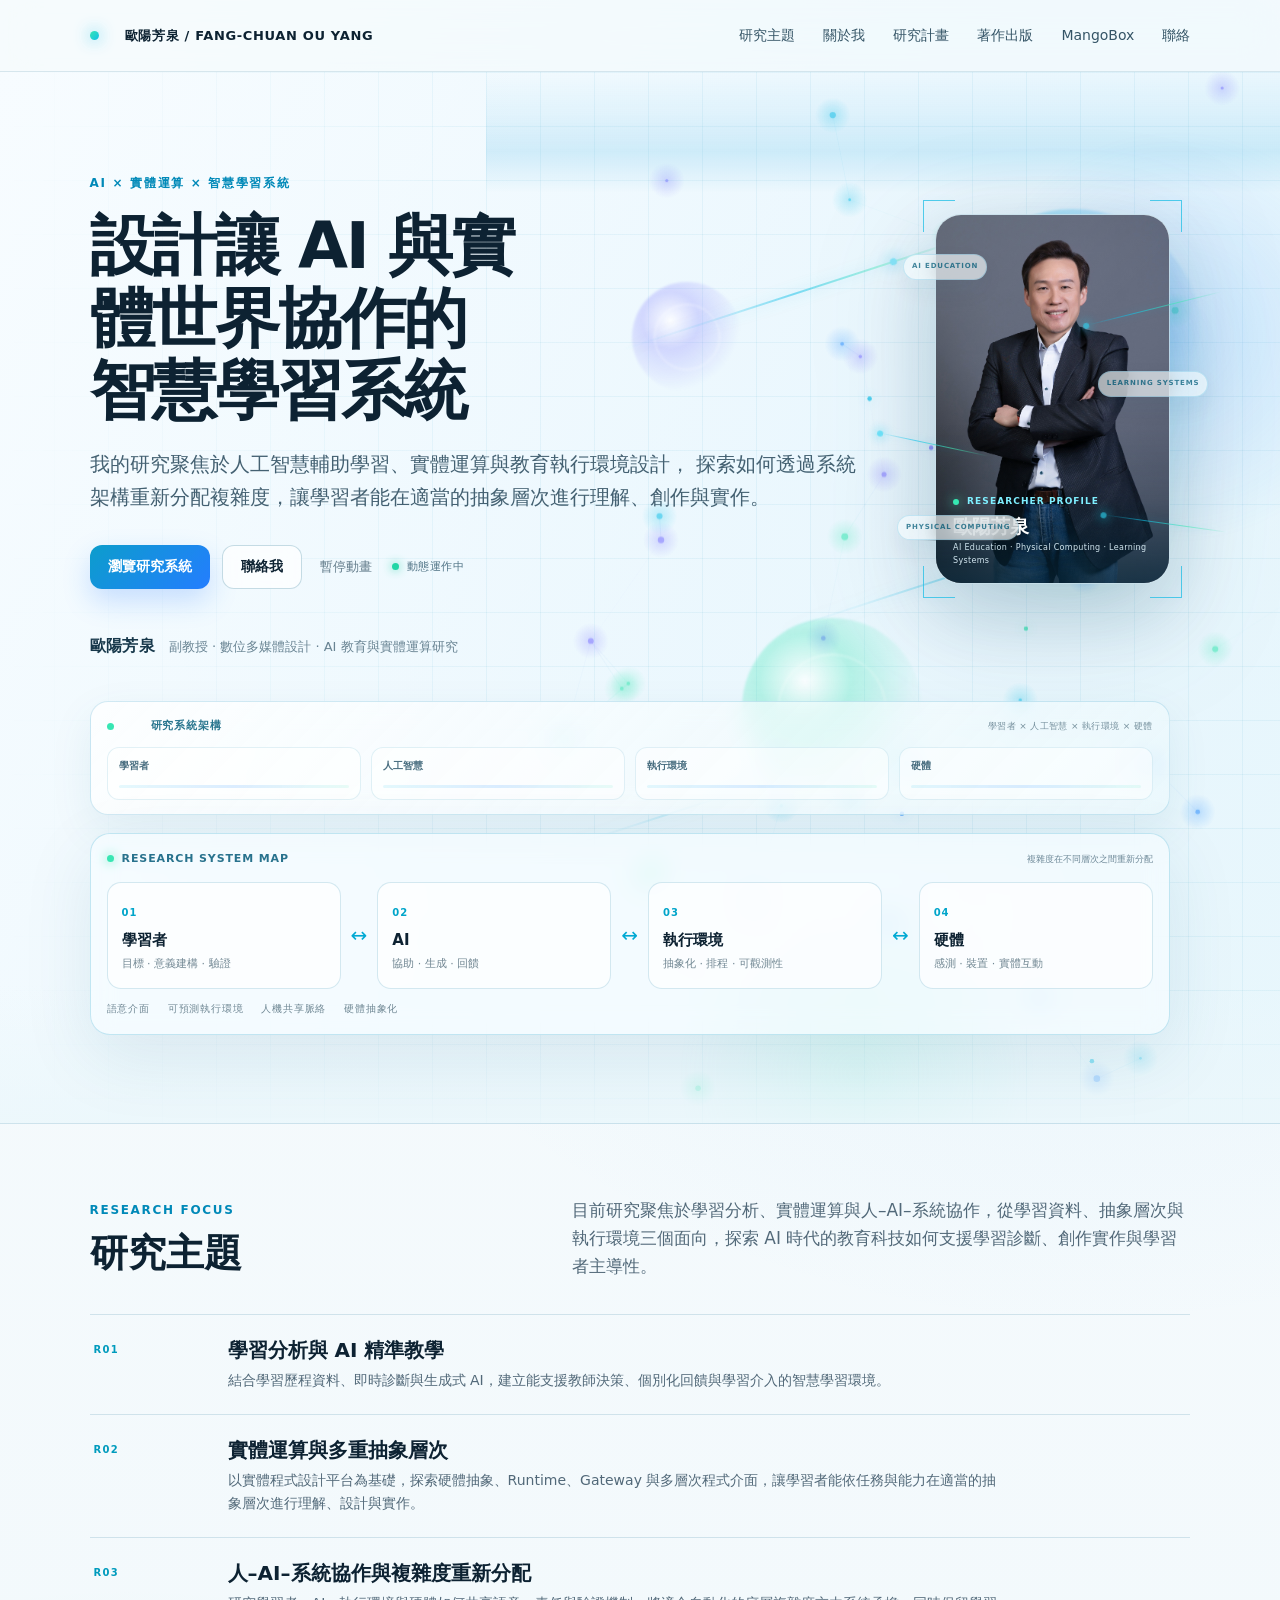
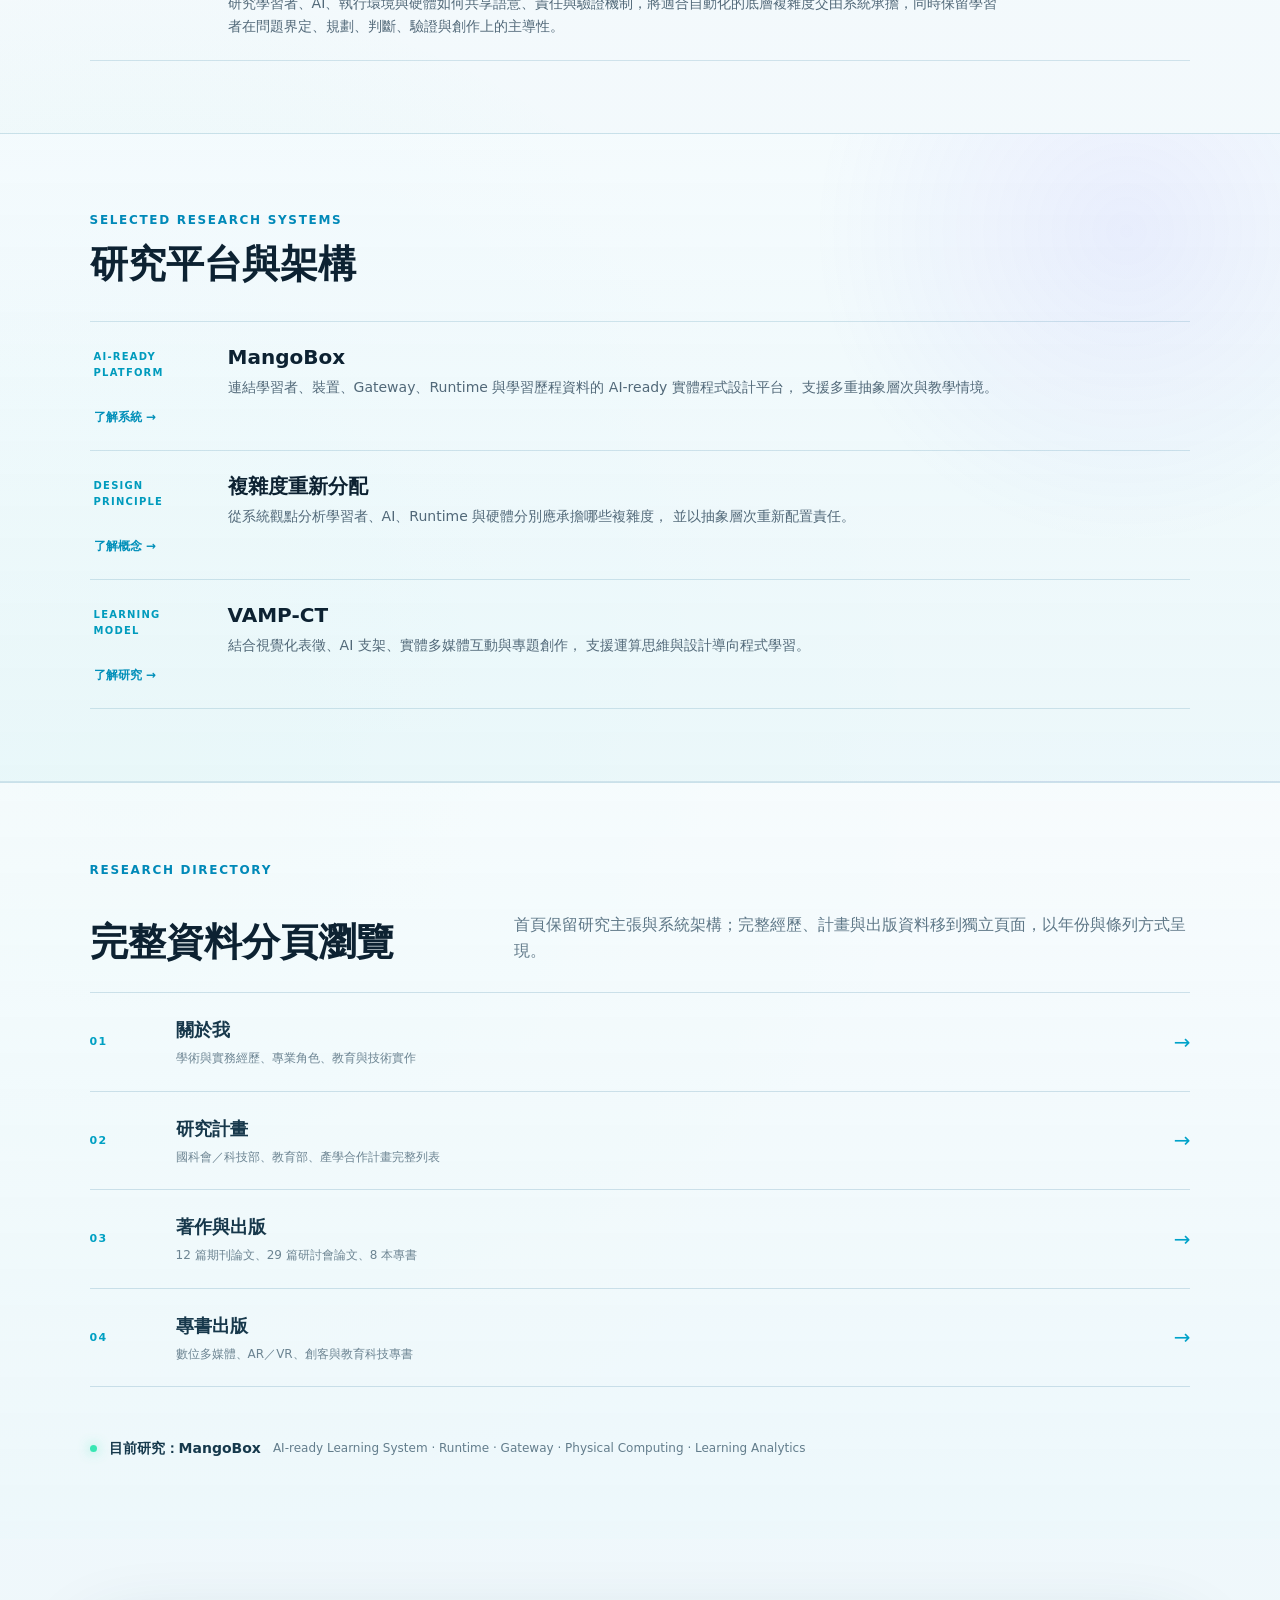
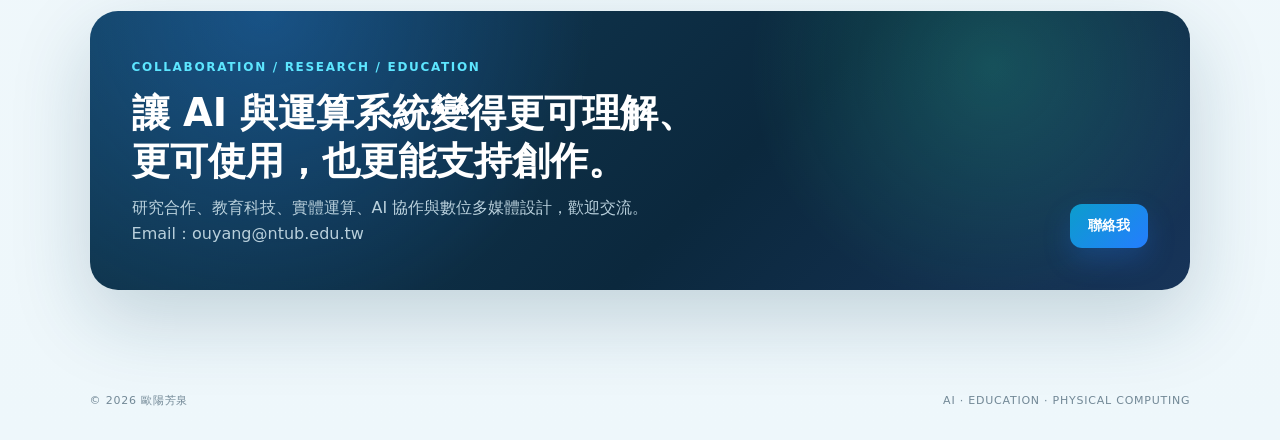
<file: index.html>
<!doctype html>
<html lang="zh-Hant">
<head>
  <meta charset="utf-8">
  <meta name="viewport" content="width=device-width, initial-scale=1">
  <meta name="description" content="歐陽芳泉｜AI 教育、實體運算、智慧學習系統與數位多媒體設計研究">
  <title>歐陽芳泉｜研究與系統設計</title>
  <link rel="stylesheet" href="styles.css">
  <link rel="stylesheet" href="styles-v1-1.css">
  <link rel="stylesheet" href="styles-v1-2.css">
  <link rel="stylesheet" href="styles-v1-3.css">
  <link rel="stylesheet" href="styles-v1-4.css">
  <link rel="stylesheet" href="styles-v1-5.css">
</head>
<body>
  <header class="site-header">
    <a class="brand" href="#top" aria-label="回到首頁">
      <span class="brand-dot"></span>
      <span>歐陽芳泉 / RESEARCH SYSTEMS</span>
    </a>
    <nav aria-label="主要導覽">
      <a href="#research">研究主題</a>
      <a href="#systems">系統與平台</a>
      <a href="https://circleoyang.github.io/MangoBox-Platform/">MangoBox</a>
      <a href="#contact">聯絡</a>
    </nav>
  </header>

  <main id="top">
    <section class="hero">
      <canvas id="networkCanvas" aria-hidden="true"></canvas>
      <div class="hero-grid" aria-hidden="true"></div>

      <div class="motion-field" aria-hidden="true">
        <span class="orb orb-1"></span>
        <span class="orb orb-2"></span>
        <span class="orb orb-3"></span>
        <span class="data-streak streak-1"></span>
        <span class="data-streak streak-2"></span>
        <span class="data-streak streak-3"></span>
        <span class="scan-line"></span>
      </div>

      <div class="hero-glow hero-glow-a" aria-hidden="true"></div>
      <div class="hero-glow hero-glow-b" aria-hidden="true"></div>

      <div class="hero-content">
        <div class="hero-main">
          <div class="hero-copy">
            <div class="eyebrow">AI × 實體運算 × 智慧學習系統</div>
            <h1>設計讓 AI 與實體世界協作的<br>智慧學習系統</h1>
            <p class="hero-lead">
              我的研究聚焦於人工智慧輔助學習、實體運算與教育執行環境設計，
              探索如何透過系統架構重新分配複雜度，讓學習者能在適當的抽象層次進行理解、創作與實作。
            </p>

            <div class="hero-actions">
              <a class="btn btn-primary" href="#systems">瀏覽研究系統</a>
              <a class="btn btn-secondary" href="#contact">聯絡我</a>
              <button class="motion-toggle" id="motionToggle" type="button" aria-pressed="false">暫停動畫</button>
              <span class="motion-demo-indicator" id="motionIndicator">動態運作中</span>
            </div>

            <div class="identity-line">
              <strong>歐陽芳泉</strong>
              <span>副教授 · 數位多媒體設計 · AI 教育與實體運算研究</span>
            </div>
          </div>

          <aside class="portrait-stage" aria-label="歐陽芳泉個人照片">
            <div class="portrait-tech-frame">
              <span class="corner corner-tl"></span>
              <span class="corner corner-tr"></span>
              <span class="corner corner-bl"></span>
              <span class="corner corner-br"></span>

              <div class="portrait-glow" aria-hidden="true"></div>

              <figure class="portrait-card">
                <img src="ouyang.jpeg" alt="歐陽芳泉個人照片">
                <figcaption>
                  <span class="portrait-status"><i></i> RESEARCHER PROFILE</span>
                  <strong>歐陽芳泉</strong>
                  <small>AI Education · Physical Computing · Learning Systems</small>
                </figcaption>
              </figure>

              <span class="tech-chip chip-a">AI EDUCATION</span>
              <span class="tech-chip chip-b">RUNTIME</span>
              <span class="tech-chip chip-c">PHYSICAL COMPUTING</span>

              <div class="portrait-data-line line-a" aria-hidden="true"></div>
              <div class="portrait-data-line line-b" aria-hidden="true"></div>
              <div class="portrait-data-line line-c" aria-hidden="true"></div>
            </div>
          </aside>
        </div>

        <div class="live-stack reveal" aria-label="即時研究系統視覺化">
          <div class="live-stack-head">
            <span><i class="status-pulse"></i> LIVE RESEARCH STACK</span>
            <small>AI / Runtime / Hardware</small>
          </div>
          <div class="live-stack-body">
            <div class="signal-rail">
              <span class="rail-label">LEARNER</span>
              <div class="rail-track"><i></i><i></i><i></i></div>
            </div>
            <div class="signal-rail">
              <span class="rail-label">AI</span>
              <div class="rail-track"><i></i><i></i><i></i></div>
            </div>
            <div class="signal-rail">
              <span class="rail-label">RUNTIME</span>
              <div class="rail-track"><i></i><i></i><i></i></div>
            </div>
            <div class="signal-rail">
              <span class="rail-label">HARDWARE</span>
              <div class="rail-track"><i></i><i></i><i></i></div>
            </div>
          </div>
        </div>

        <div class="system-map reveal" aria-label="研究系統關係圖">
          <div class="map-head">
            <span><i></i> RESEARCH SYSTEM MAP</span>
            <small>複雜度在不同層次之間重新分配</small>
          </div>

          <div class="map-flow">
            <article class="map-node">
              <span class="node-index">01</span>
              <strong>學習者</strong>
              <small>目標 · 意義建構 · 驗證</small>
            </article>
            <span class="flow-arrow">↔</span>
            <article class="map-node">
              <span class="node-index">02</span>
              <strong>AI</strong>
              <small>協助 · 生成 · 回饋</small>
            </article>
            <span class="flow-arrow">↔</span>
            <article class="map-node">
              <span class="node-index">03</span>
              <strong>執行環境</strong>
              <small>抽象化 · 排程 · 可觀測性</small>
            </article>
            <span class="flow-arrow">↔</span>
            <article class="map-node">
              <span class="node-index">04</span>
              <strong>硬體</strong>
              <small>感測 · 裝置 · 實體互動</small>
            </article>
          </div>

          <div class="map-tags">
            <span>語意介面</span>
            <span>可預測執行環境</span>
            <span>人機共享脈絡</span>
            <span>硬體抽象化</span>
          </div>
        </div>
      </div></div>
    </section>

    <section class="section research" id="research">
      <div class="section-heading split reveal">
        <div>
          <span class="section-kicker">RESEARCH FOCUS</span>
          <h2>研究主題</h2>
        </div>
        <p>
          我關注學習者、AI、執行環境與硬體之間如何分工，
          以及系統如何承擔不必要的技術複雜度，同時保留學習者對系統行為的理解與控制。
        </p>
      </div>

      <div class="card-grid">
        <article class="info-card reveal">
          <span class="card-code">R01</span>
          <h3>AI-ready 智慧學習系統</h3>
          <p>從穩定的高層語意介面、學習歷程資料到 AI 協作，設計可支援教與學的教育執行環境。</p>
        </article>
        <article class="info-card reveal">
          <span class="card-code">R02</span>
          <h3>實體運算與 Runtime</h3>
          <p>透過硬體抽象、排程、裝置協同與 Gateway 架構，讓複雜互動系統維持可預測與可觀測。</p>
        </article>
        <article class="info-card reveal">
          <span class="card-code">R03</span>
          <h3>人–AI 協作</h3>
          <p>研究學習者、AI 與系統如何共享語意與責任，使 AI 的協助能被理解、驗證與合理使用。</p>
        </article>
      </div>
    </section>

    <section class="section systems" id="systems">
      <div class="section-heading reveal">
        <span class="section-kicker">SELECTED RESEARCH SYSTEMS</span>
        <h2>研究平台與架構</h2>
      </div>

      <div class="project-grid">
        <article class="project-card reveal">
          <span class="project-type">AI-READY PLATFORM</span>
          <h3>MangoBox</h3>
          <p>
            連結學習者、裝置、Gateway、Runtime 與學習歷程資料的 AI-ready 實體程式設計平台，
            支援多重抽象層次與教學情境。
          </p>
          <a href="#contact">了解系統 →</a>
        </article>

        <article class="project-card reveal">
          <span class="project-type">DESIGN PRINCIPLE</span>
          <h3>複雜度重新分配</h3>
          <p>
            從系統觀點分析學習者、AI、Runtime 與硬體分別應承擔哪些複雜度，
            並以抽象層次重新配置責任。
          </p>
          <a href="#contact">了解概念 →</a>
        </article>

        <article class="project-card reveal">
          <span class="project-type">LEARNING MODEL</span>
          <h3>VAMP-CT</h3>
          <p>
            結合視覺化表徵、AI 支架、實體多媒體互動與專題創作，
            支援運算思維與設計導向程式學習。
          </p>
          <a href="#contact">了解研究 →</a>
        </article>
      </div>
    </section>

    <section class="section contact" id="contact">
      <div class="contact-panel reveal">
        <div>
          <span class="section-kicker">COLLABORATION / RESEARCH / EDUCATION</span>
          <h2>讓 AI 與運算系統變得更可理解、<br>更可使用，也更能支持創作。</h2>
          <p>研究合作、教育科技、實體運算、AI 協作與數位多媒體設計，歡迎交流。<br>Email：<a href="mailto:ouyang@ntub.edu.tw">ouyang@ntub.edu.tw</a></p>
        </div>
        <a class="btn btn-primary" href="mailto:ouyang@ntub.edu.tw">聯絡我</a>
      </div>
    </section>
  </main>

  <footer>
    <span>© 2026 歐陽芳泉</span>
    <span>AI · EDUCATION · PHYSICAL COMPUTING</span>
  </footer>

  <script src="app.js"></script>
</body>
</html>
</file>
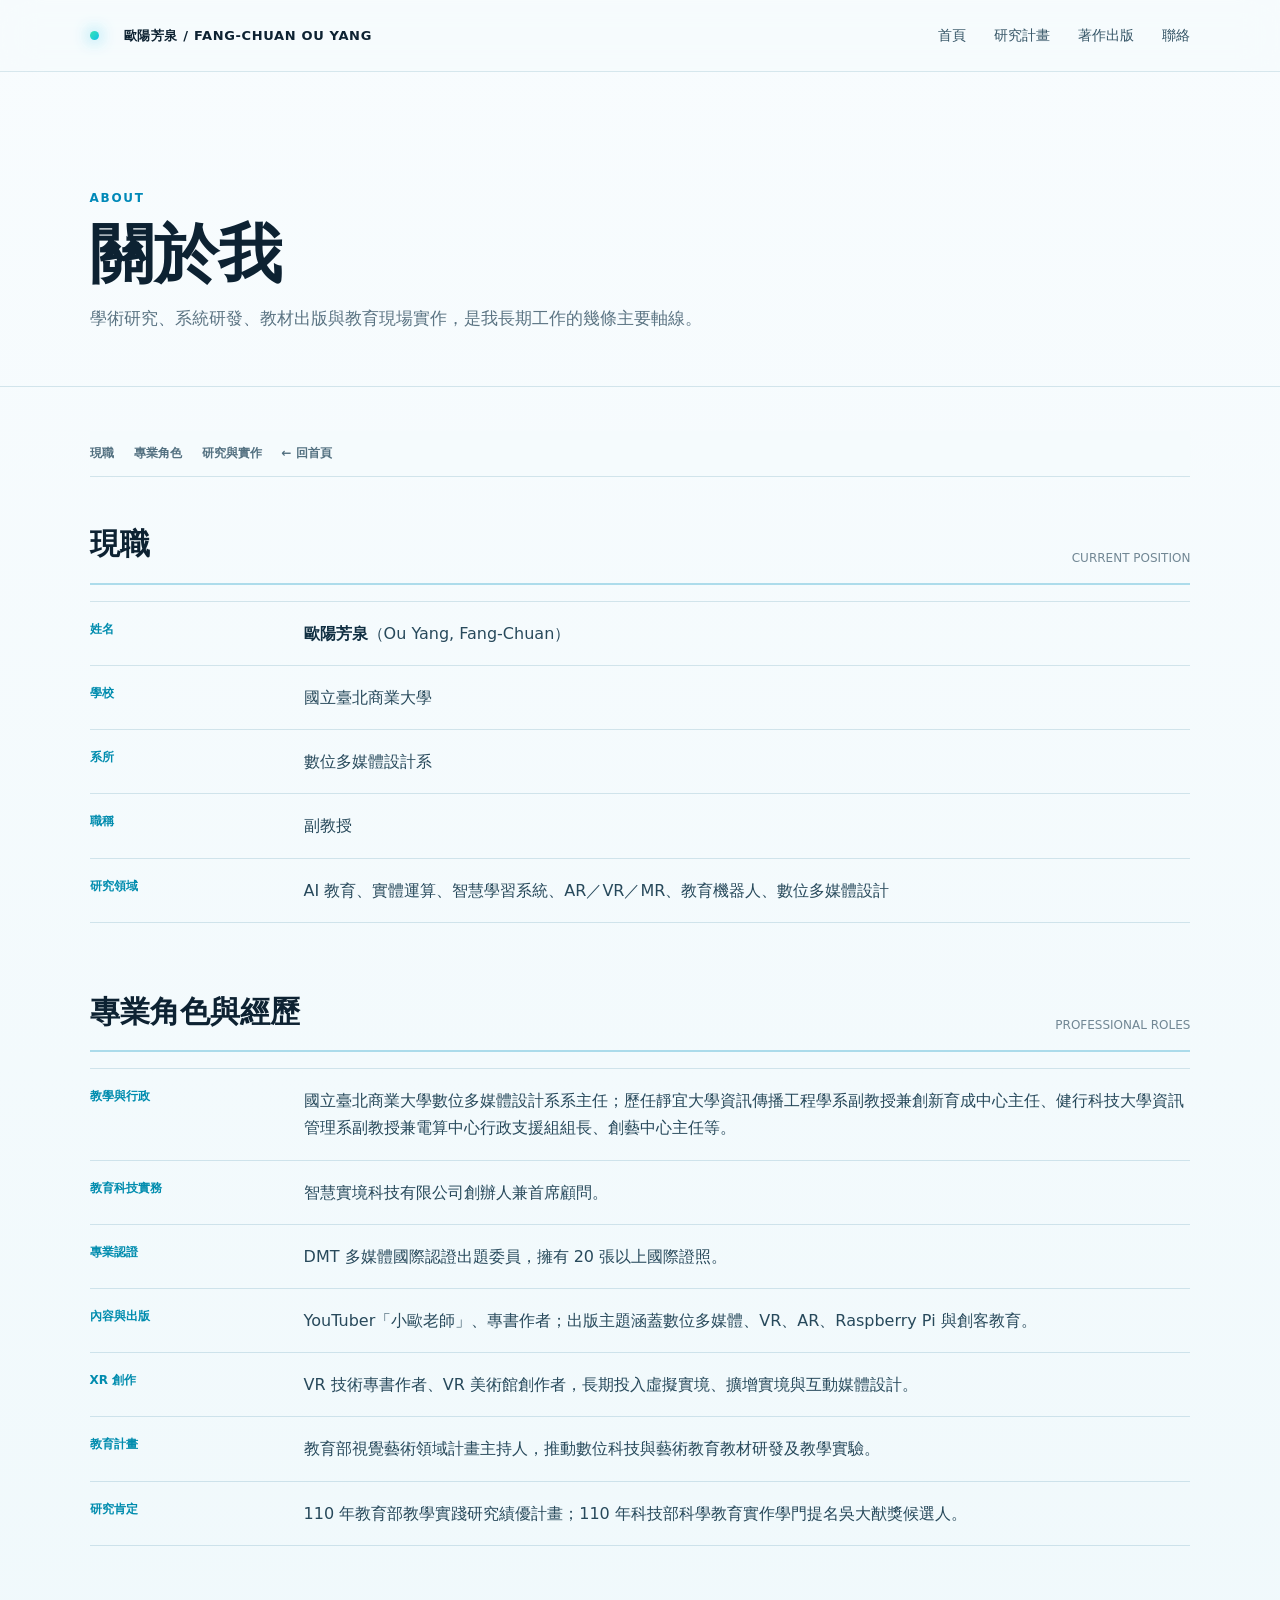
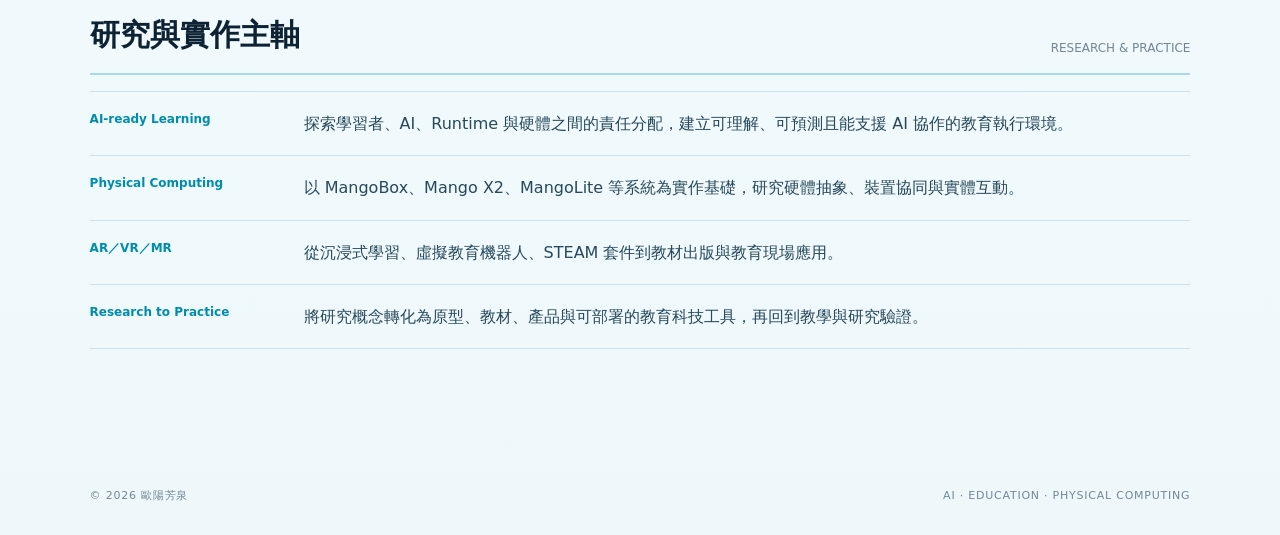
<file: about.html>
<!doctype html>
<html lang="zh-Hant">
<head>
  <meta charset="utf-8">
  <meta name="viewport" content="width=device-width, initial-scale=1">
  <meta name="description" content="歐陽芳泉｜學術、研究、教育科技與數位多媒體實務經歷">
  <title>關於我｜歐陽芳泉</title>
  <link rel="stylesheet" href="styles.css">
  <link rel="stylesheet" href="styles-v2.css">
</head>
<body class="content-page">
  <header class="site-header">
    <a class="brand" href="index.html"><span class="brand-dot"></span><span>歐陽芳泉 / RESEARCH SYSTEMS</span></a>
    <nav><a href="index.html">首頁</a><a href="projects.html">研究計畫</a><a href="publications.html">著作出版</a><a href="index.html#contact">聯絡</a></nav>
  </header>

  <section class="page-hero">
    <div class="page-inner">
      <span class="section-kicker">ABOUT</span>
      <h1>關於我</h1>
      <p>學術研究、系統研發、教材出版與教育現場實作，是我長期工作的幾條主要軸線。</p>
    </div>
  </section>

  <main class="page-main">
    <div class="page-inner">
      <nav class="page-nav"><a href="#current">現職</a><a href="#roles">專業角色</a><a href="#focus">研究與實作</a><a href="index.html">← 回首頁</a></nav>

      <section class="list-group" id="current">
        <div class="list-group-head"><h2>現職</h2><span>CURRENT POSITION</span></div>
        <dl class="profile-list">
          <div class="profile-row"><dt>姓名</dt><dd><strong>歐陽芳泉</strong>（Ou Yang, Fang-Chuan）</dd></div>
          <div class="profile-row"><dt>學校</dt><dd>國立臺北商業大學</dd></div>
          <div class="profile-row"><dt>系所</dt><dd>數位多媒體設計系</dd></div>
          <div class="profile-row"><dt>職稱</dt><dd>副教授</dd></div>
          <div class="profile-row"><dt>研究領域</dt><dd>AI 教育、實體運算、智慧學習系統、AR／VR／MR、教育機器人、數位多媒體設計</dd></div>
        </dl>
      </section>

      <section class="list-group" id="roles">
        <div class="list-group-head"><h2>專業角色與經歷</h2><span>PROFESSIONAL ROLES</span></div>
        <dl class="profile-list">
          <div class="profile-row"><dt>教學與行政</dt><dd>國立臺北商業大學數位多媒體設計系系主任；歷任靜宜大學資訊傳播工程學系副教授兼創新育成中心主任、健行科技大學資訊管理系副教授兼電算中心行政支援組組長、創藝中心主任等。</dd></div>
          <div class="profile-row"><dt>教育科技實務</dt><dd>智慧實境科技有限公司創辦人兼首席顧問。</dd></div>
          <div class="profile-row"><dt>專業認證</dt><dd>DMT 多媒體國際認證出題委員，擁有 20 張以上國際證照。</dd></div>
          <div class="profile-row"><dt>內容與出版</dt><dd>YouTuber「小歐老師」、專書作者；出版主題涵蓋數位多媒體、VR、AR、Raspberry Pi 與創客教育。</dd></div>
          <div class="profile-row"><dt>XR 創作</dt><dd>VR 技術專書作者、VR 美術館創作者，長期投入虛擬實境、擴增實境與互動媒體設計。</dd></div>
          <div class="profile-row"><dt>教育計畫</dt><dd>教育部視覺藝術領域計畫主持人，推動數位科技與藝術教育教材研發及教學實驗。</dd></div>
          <div class="profile-row"><dt>研究肯定</dt><dd>110 年教育部教學實踐研究績優計畫；110 年科技部科學教育實作學門提名吳大猷獎候選人。</dd></div>
        </dl>
      </section>

      <section class="list-group" id="focus">
        <div class="list-group-head"><h2>研究與實作主軸</h2><span>RESEARCH & PRACTICE</span></div>
        <dl class="profile-list">
          <div class="profile-row"><dt>AI-ready Learning</dt><dd>探索學習者、AI、Runtime 與硬體之間的責任分配，建立可理解、可預測且能支援 AI 協作的教育執行環境。</dd></div>
          <div class="profile-row"><dt>Physical Computing</dt><dd>以 MangoBox、Mango X2、MangoLite 等系統為實作基礎，研究硬體抽象、裝置協同與實體互動。</dd></div>
          <div class="profile-row"><dt>AR／VR／MR</dt><dd>從沉浸式學習、虛擬教育機器人、STEAM 套件到教材出版與教育現場應用。</dd></div>
          <div class="profile-row"><dt>Research to Practice</dt><dd>將研究概念轉化為原型、教材、產品與可部署的教育科技工具，再回到教學與研究驗證。</dd></div>
        </dl>
      </section>
    </div>
  </main>

  <footer><span>© 2026 歐陽芳泉</span><span>AI · EDUCATION · PHYSICAL COMPUTING</span></footer>
</body>
</html>
</file>
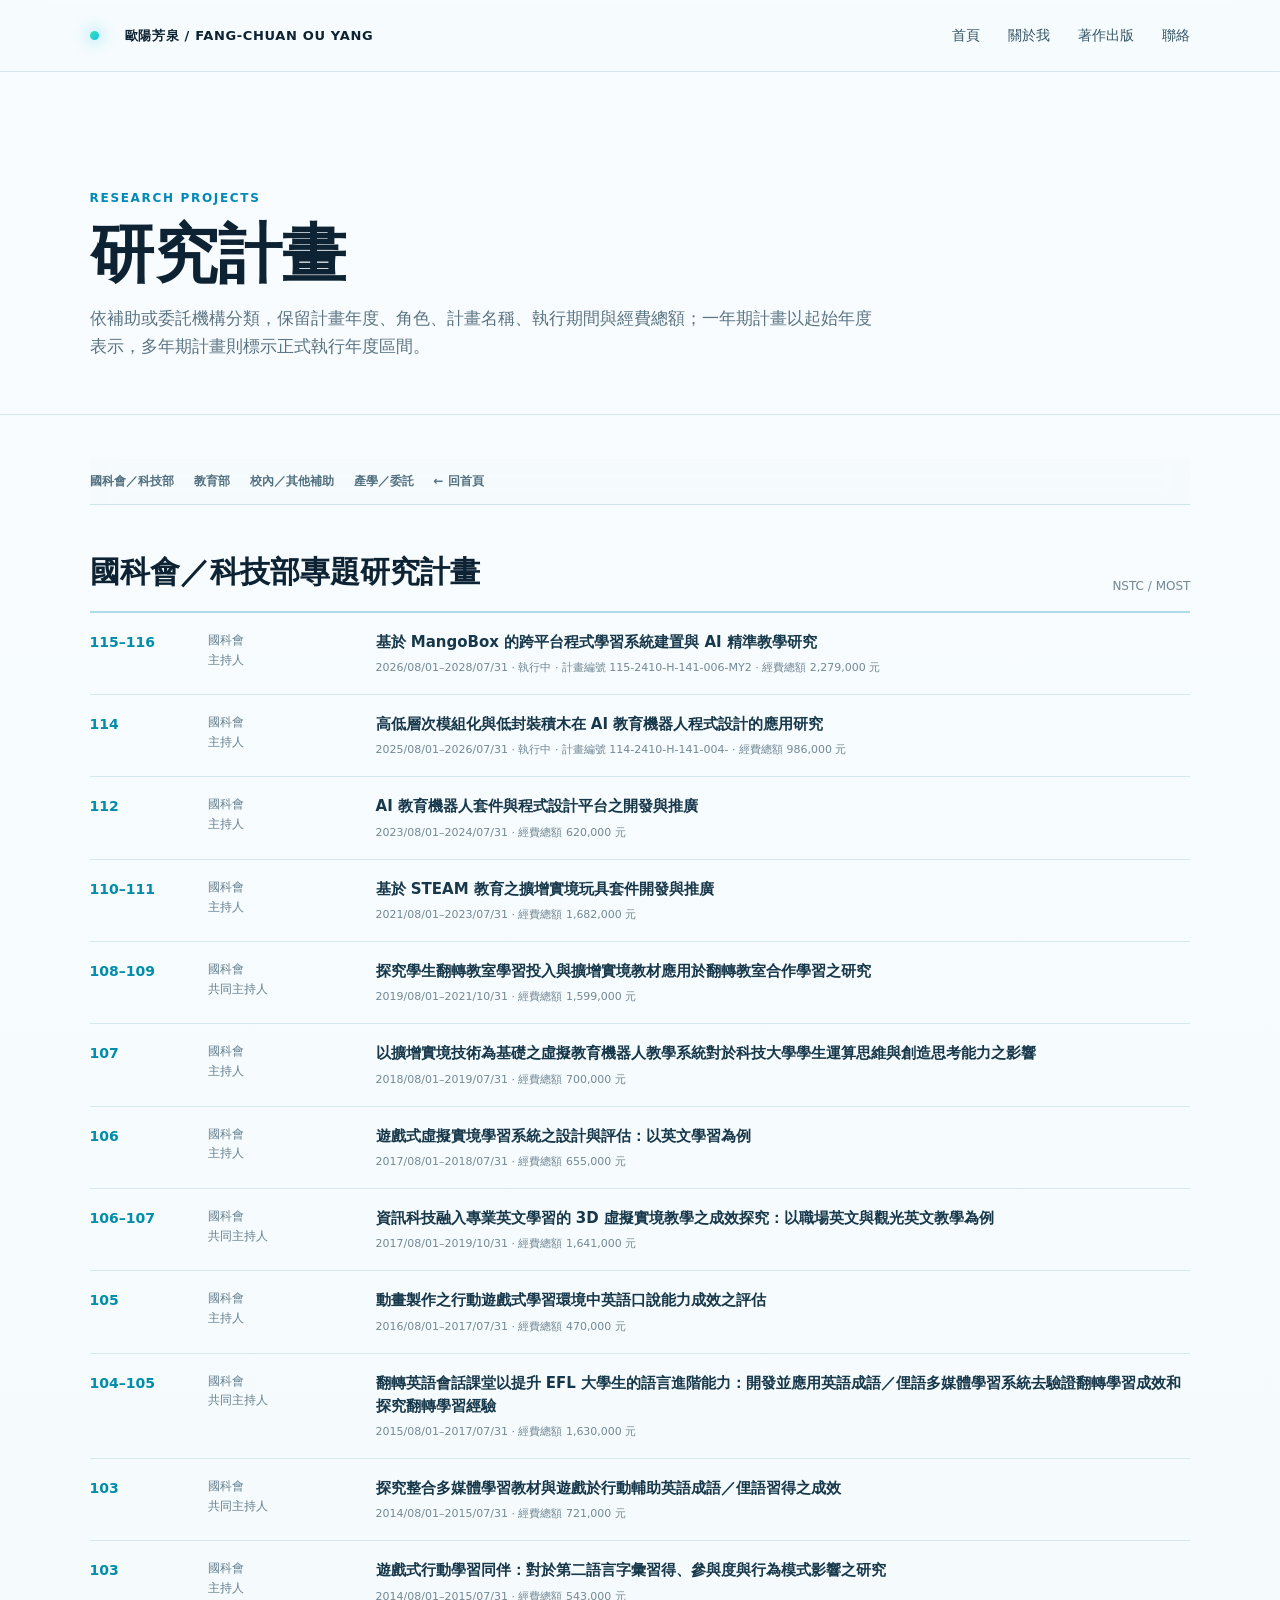
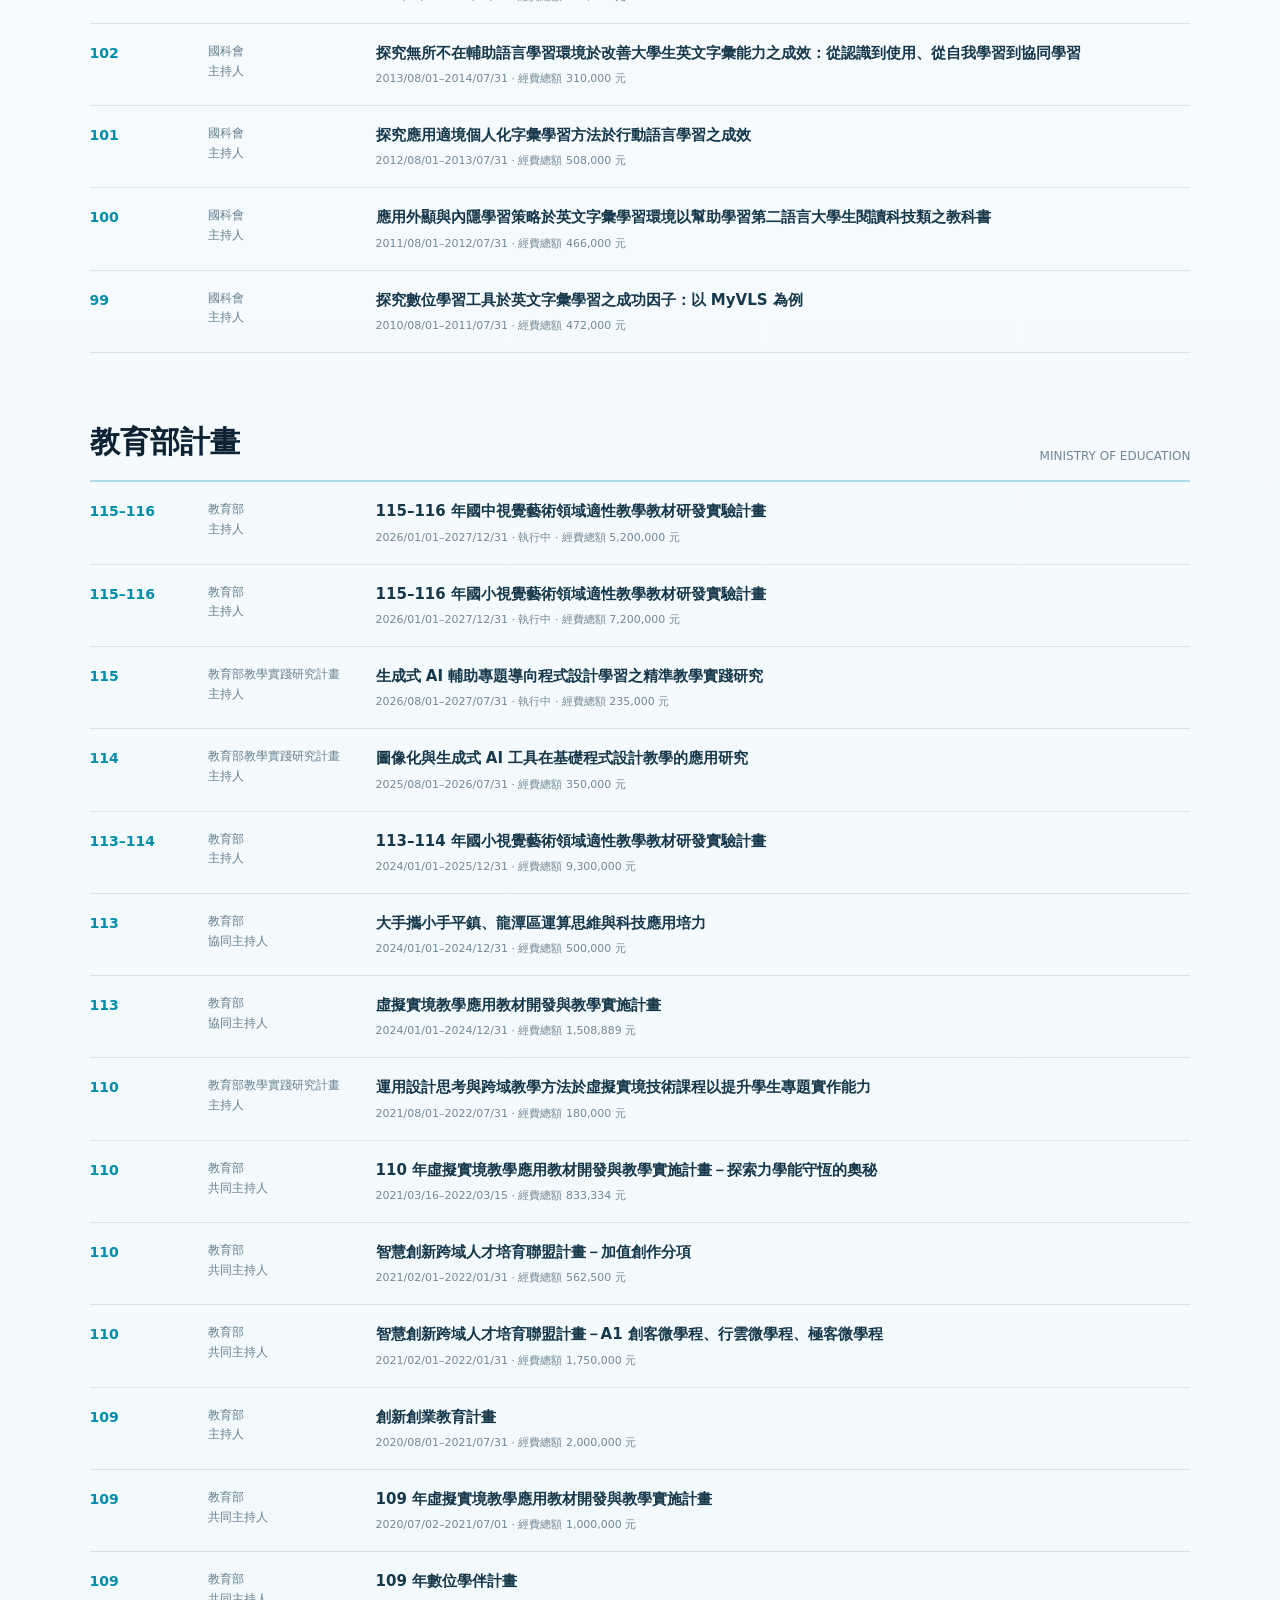
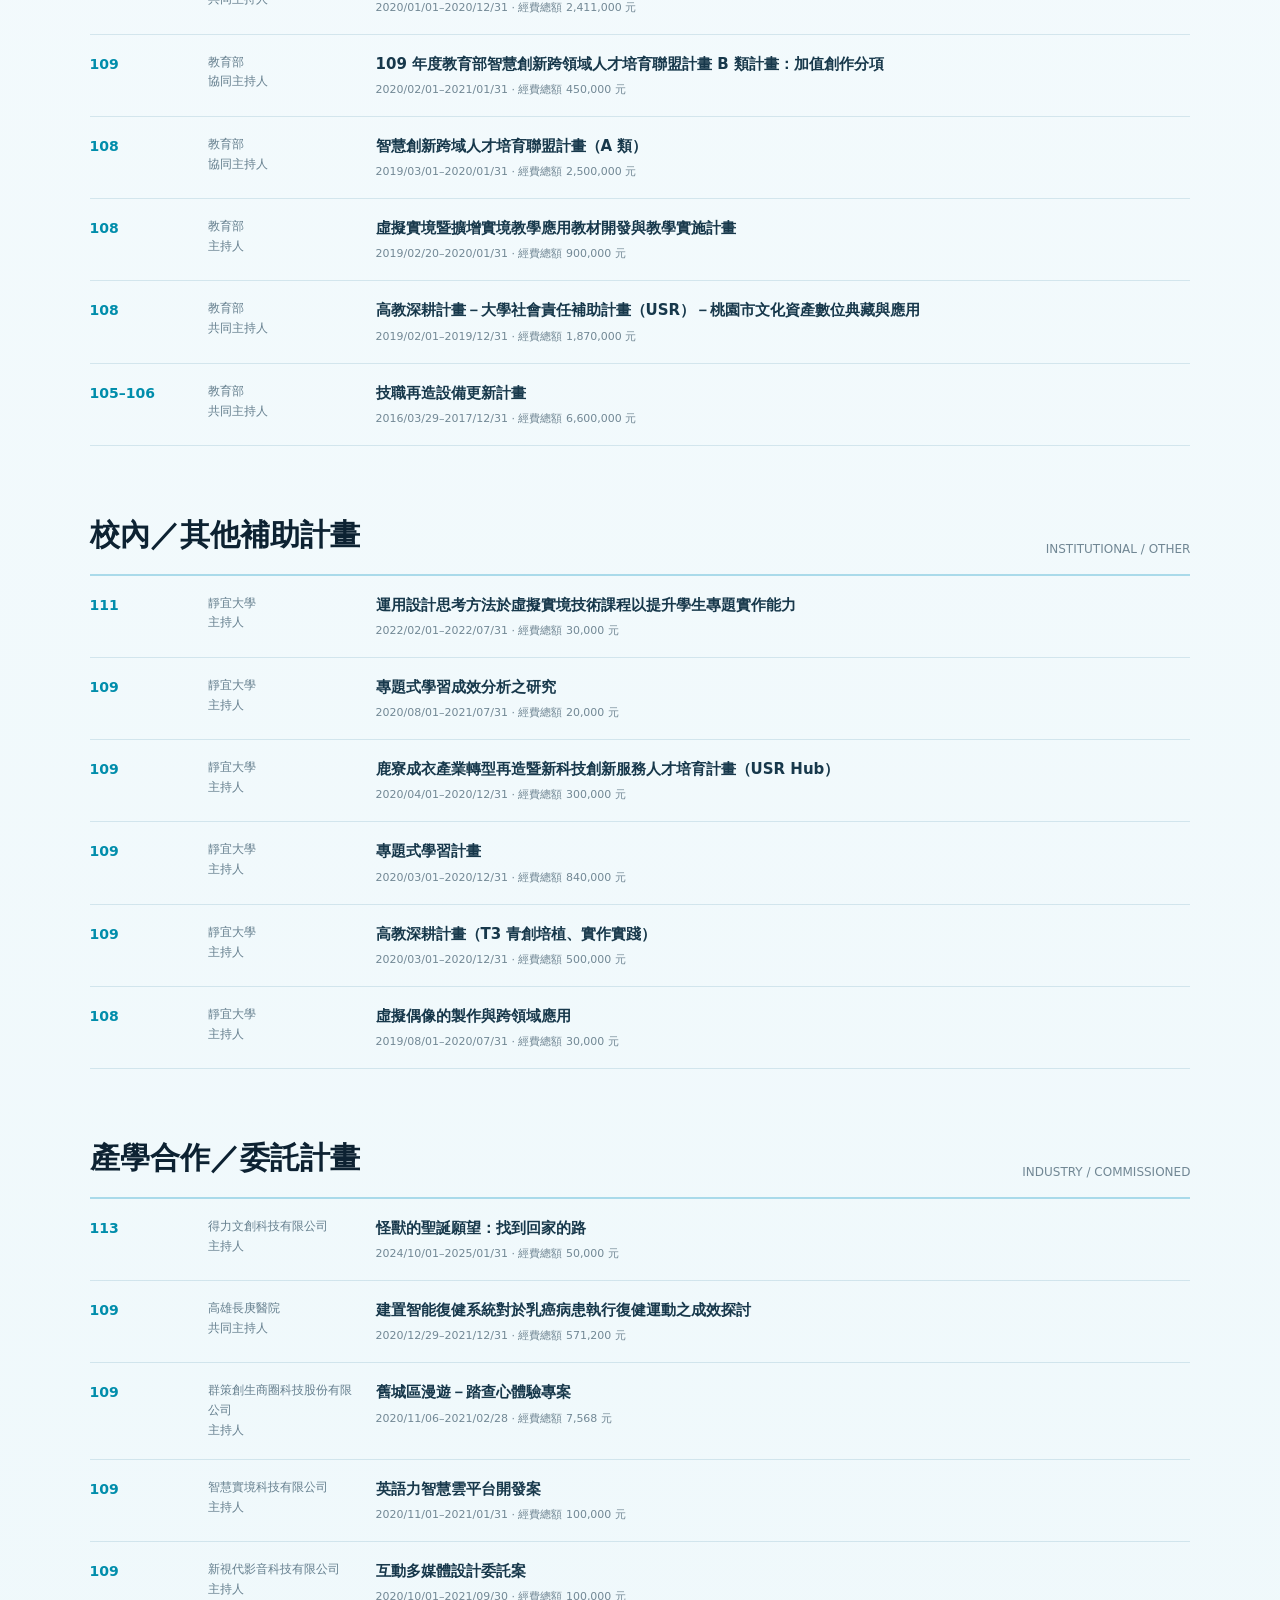
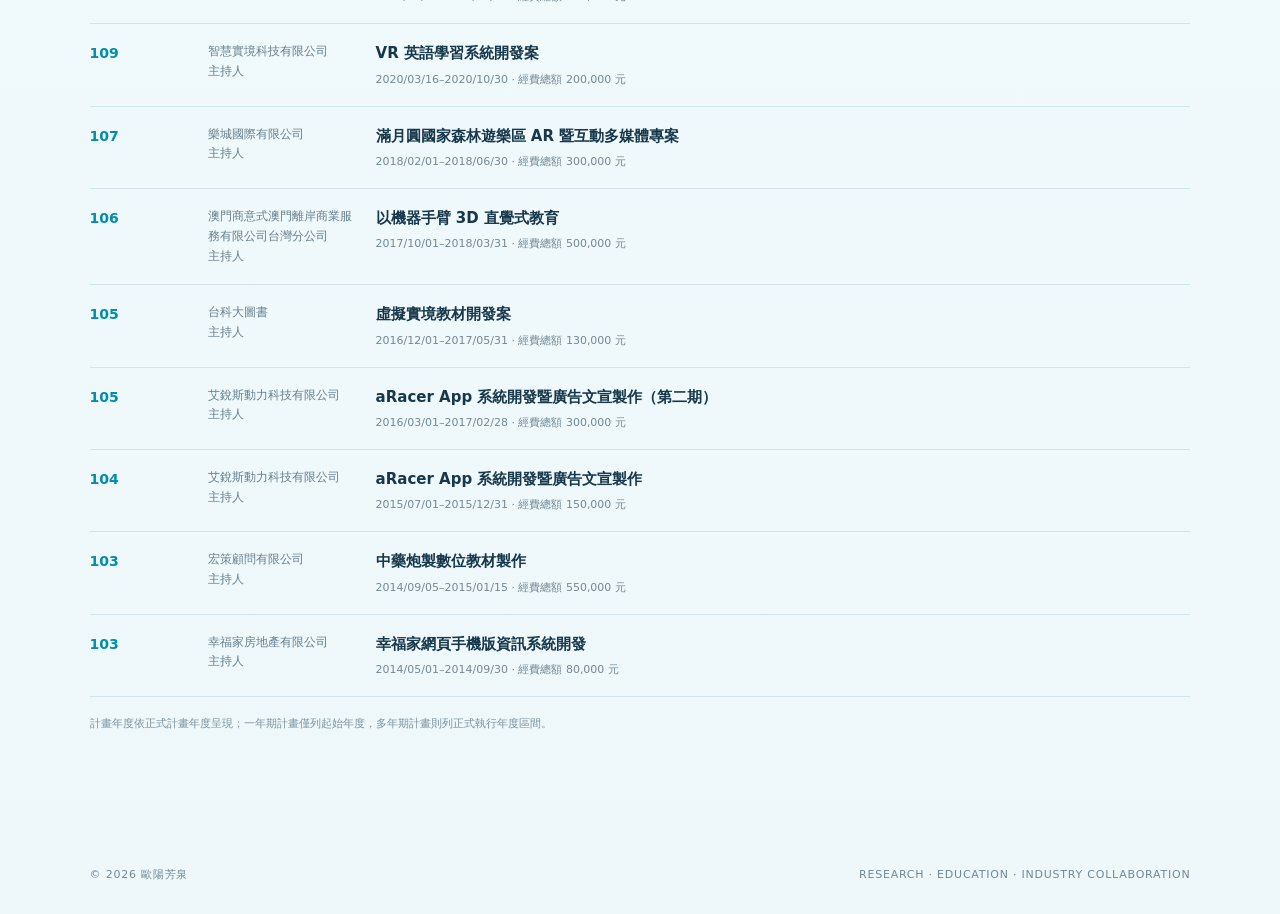
<file: projects.html>
<!doctype html>
<html lang="zh-Hant">
<head>
  <meta charset="utf-8">
  <meta name="viewport" content="width=device-width, initial-scale=1">
  <meta name="description" content="歐陽芳泉｜國科會、教育部、校內補助與產學合作研究計畫">
  <title>研究計畫｜歐陽芳泉</title>
  <link rel="stylesheet" href="styles.css">
  <link rel="stylesheet" href="styles-v2.css">
</head>
<body class="content-page">
  <header class="site-header">
    <a class="brand" href="index.html"><span class="brand-dot"></span><span>歐陽芳泉 / FANG-CHUAN OU YANG</span></a>
    <nav><a href="index.html">首頁</a><a href="about.html">關於我</a><a href="publications.html">著作出版</a><a href="index.html#contact">聯絡</a></nav>
  </header>

  <section class="page-hero">
    <div class="page-inner">
      <span class="section-kicker">RESEARCH PROJECTS</span>
      <h1>研究計畫</h1>
      <p>依補助或委託機構分類，保留計畫年度、角色、計畫名稱、執行期間與經費總額；一年期計畫以起始年度表示，多年期計畫則標示正式執行年度區間。</p>
    </div>
  </section>

  <main class="page-main">
    <div class="page-inner">
      <nav class="page-nav"><a href="#nstc">國科會／科技部</a><a href="#moe">教育部</a><a href="#other">校內／其他補助</a><a href="#industry">產學／委託</a><a href="index.html">← 回首頁</a></nav>

      <section class="list-group" id="nstc">
        <div class="list-group-head"><h2>國科會／科技部專題研究計畫</h2><span>NSTC / MOST</span></div>
        <ul class="record-list">
          <li class="record"><div class="record-year">115–116</div><div class="record-meta">國科會<br>主持人</div><div class="record-main"><strong>基於 MangoBox 的跨平台程式學習系統建置與 AI 精準教學研究</strong><small>2026/08/01–2028/07/31 · 執行中 · 計畫編號 115-2410-H-141-006-MY2 · 經費總額 2,279,000 元</small></div></li>
          <li class="record"><div class="record-year">114</div><div class="record-meta">國科會<br>主持人</div><div class="record-main"><strong>高低層次模組化與低封裝積木在 AI 教育機器人程式設計的應用研究</strong><small>2025/08/01–2026/07/31 · 執行中 · 計畫編號 114-2410-H-141-004- · 經費總額 986,000 元</small></div></li>
          <li class="record"><div class="record-year">112</div><div class="record-meta">國科會<br>主持人</div><div class="record-main"><strong>AI 教育機器人套件與程式設計平台之開發與推廣</strong><small>2023/08/01–2024/07/31 · 經費總額 620,000 元</small></div></li>
          <li class="record"><div class="record-year">110–111</div><div class="record-meta">國科會<br>主持人</div><div class="record-main"><strong>基於 STEAM 教育之擴增實境玩具套件開發與推廣</strong><small>2021/08/01–2023/07/31 · 經費總額 1,682,000 元</small></div></li>
          <li class="record"><div class="record-year">108–109</div><div class="record-meta">國科會<br>共同主持人</div><div class="record-main"><strong>探究學生翻轉教室學習投入與擴增實境教材應用於翻轉教室合作學習之研究</strong><small>2019/08/01–2021/10/31 · 經費總額 1,599,000 元</small></div></li>
          <li class="record"><div class="record-year">107</div><div class="record-meta">國科會<br>主持人</div><div class="record-main"><strong>以擴增實境技術為基礎之虛擬教育機器人教學系統對於科技大學學生運算思維與創造思考能力之影響</strong><small>2018/08/01–2019/07/31 · 經費總額 700,000 元</small></div></li>
          <li class="record"><div class="record-year">106</div><div class="record-meta">國科會<br>主持人</div><div class="record-main"><strong>遊戲式虛擬實境學習系統之設計與評估：以英文學習為例</strong><small>2017/08/01–2018/07/31 · 經費總額 655,000 元</small></div></li>
          <li class="record"><div class="record-year">106–107</div><div class="record-meta">國科會<br>共同主持人</div><div class="record-main"><strong>資訊科技融入專業英文學習的 3D 虛擬實境教學之成效探究：以職場英文與觀光英文教學為例</strong><small>2017/08/01–2019/10/31 · 經費總額 1,641,000 元</small></div></li>
          <li class="record"><div class="record-year">105</div><div class="record-meta">國科會<br>主持人</div><div class="record-main"><strong>動畫製作之行動遊戲式學習環境中英語口說能力成效之評估</strong><small>2016/08/01–2017/07/31 · 經費總額 470,000 元</small></div></li>
          <li class="record"><div class="record-year">104–105</div><div class="record-meta">國科會<br>共同主持人</div><div class="record-main"><strong>翻轉英語會話課堂以提升 EFL 大學生的語言進階能力：開發並應用英語成語／俚語多媒體學習系統去驗證翻轉學習成效和探究翻轉學習經驗</strong><small>2015/08/01–2017/07/31 · 經費總額 1,630,000 元</small></div></li>
          <li class="record"><div class="record-year">103</div><div class="record-meta">國科會<br>共同主持人</div><div class="record-main"><strong>探究整合多媒體學習教材與遊戲於行動輔助英語成語／俚語習得之成效</strong><small>2014/08/01–2015/07/31 · 經費總額 721,000 元</small></div></li>
          <li class="record"><div class="record-year">103</div><div class="record-meta">國科會<br>主持人</div><div class="record-main"><strong>遊戲式行動學習同伴：對於第二語言字彙習得、參與度與行為模式影響之研究</strong><small>2014/08/01–2015/07/31 · 經費總額 543,000 元</small></div></li>
          <li class="record"><div class="record-year">102</div><div class="record-meta">國科會<br>主持人</div><div class="record-main"><strong>探究無所不在輔助語言學習環境於改善大學生英文字彙能力之成效：從認識到使用、從自我學習到協同學習</strong><small>2013/08/01–2014/07/31 · 經費總額 310,000 元</small></div></li>
          <li class="record"><div class="record-year">101</div><div class="record-meta">國科會<br>主持人</div><div class="record-main"><strong>探究應用適境個人化字彙學習方法於行動語言學習之成效</strong><small>2012/08/01–2013/07/31 · 經費總額 508,000 元</small></div></li>
          <li class="record"><div class="record-year">100</div><div class="record-meta">國科會<br>主持人</div><div class="record-main"><strong>應用外顯與內隱學習策略於英文字彙學習環境以幫助學習第二語言大學生閱讀科技類之教科書</strong><small>2011/08/01–2012/07/31 · 經費總額 466,000 元</small></div></li>
          <li class="record"><div class="record-year">99</div><div class="record-meta">國科會<br>主持人</div><div class="record-main"><strong>探究數位學習工具於英文字彙學習之成功因子：以 MyVLS 為例</strong><small>2010/08/01–2011/07/31 · 經費總額 472,000 元</small></div></li>
        </ul>
      </section>

      <section class="list-group" id="moe">
        <div class="list-group-head"><h2>教育部計畫</h2><span>MINISTRY OF EDUCATION</span></div>
        <ul class="record-list">
          <li class="record"><div class="record-year">115–116</div><div class="record-meta">教育部<br>主持人</div><div class="record-main"><strong>115–116 年國中視覺藝術領域適性教學教材研發實驗計畫</strong><small>2026/01/01–2027/12/31 · 執行中 · 經費總額 5,200,000 元</small></div></li>
          <li class="record"><div class="record-year">115–116</div><div class="record-meta">教育部<br>主持人</div><div class="record-main"><strong>115–116 年國小視覺藝術領域適性教學教材研發實驗計畫</strong><small>2026/01/01–2027/12/31 · 執行中 · 經費總額 7,200,000 元</small></div></li>
          <li class="record"><div class="record-year">115</div><div class="record-meta">教育部教學實踐研究計畫<br>主持人</div><div class="record-main"><strong>生成式 AI 輔助專題導向程式設計學習之精準教學實踐研究</strong><small>2026/08/01–2027/07/31 · 執行中 · 經費總額 235,000 元</small></div></li>
          <li class="record"><div class="record-year">114</div><div class="record-meta">教育部教學實踐研究計畫<br>主持人</div><div class="record-main"><strong>圖像化與生成式 AI 工具在基礎程式設計教學的應用研究</strong><small>2025/08/01–2026/07/31 · 經費總額 350,000 元</small></div></li>
          <li class="record"><div class="record-year">113–114</div><div class="record-meta">教育部<br>主持人</div><div class="record-main"><strong>113–114 年國小視覺藝術領域適性教學教材研發實驗計畫</strong><small>2024/01/01–2025/12/31 · 經費總額 9,300,000 元</small></div></li>
          <li class="record"><div class="record-year">113</div><div class="record-meta">教育部<br>協同主持人</div><div class="record-main"><strong>大手攜小手平鎮、龍潭區運算思維與科技應用培力</strong><small>2024/01/01–2024/12/31 · 經費總額 500,000 元</small></div></li>
          <li class="record"><div class="record-year">113</div><div class="record-meta">教育部<br>協同主持人</div><div class="record-main"><strong>虛擬實境教學應用教材開發與教學實施計畫</strong><small>2024/01/01–2024/12/31 · 經費總額 1,508,889 元</small></div></li>
          <li class="record"><div class="record-year">110</div><div class="record-meta">教育部教學實踐研究計畫<br>主持人</div><div class="record-main"><strong>運用設計思考與跨域教學方法於虛擬實境技術課程以提升學生專題實作能力</strong><small>2021/08/01–2022/07/31 · 經費總額 180,000 元</small></div></li>
          <li class="record"><div class="record-year">110</div><div class="record-meta">教育部<br>共同主持人</div><div class="record-main"><strong>110 年虛擬實境教學應用教材開發與教學實施計畫－探索力學能守恆的奧秘</strong><small>2021/03/16–2022/03/15 · 經費總額 833,334 元</small></div></li>
          <li class="record"><div class="record-year">110</div><div class="record-meta">教育部<br>共同主持人</div><div class="record-main"><strong>智慧創新跨域人才培育聯盟計畫－加值創作分項</strong><small>2021/02/01–2022/01/31 · 經費總額 562,500 元</small></div></li>
          <li class="record"><div class="record-year">110</div><div class="record-meta">教育部<br>共同主持人</div><div class="record-main"><strong>智慧創新跨域人才培育聯盟計畫－A1 創客微學程、行雲微學程、極客微學程</strong><small>2021/02/01–2022/01/31 · 經費總額 1,750,000 元</small></div></li>
          <li class="record"><div class="record-year">109</div><div class="record-meta">教育部<br>主持人</div><div class="record-main"><strong>創新創業教育計畫</strong><small>2020/08/01–2021/07/31 · 經費總額 2,000,000 元</small></div></li>
          <li class="record"><div class="record-year">109</div><div class="record-meta">教育部<br>共同主持人</div><div class="record-main"><strong>109 年虛擬實境教學應用教材開發與教學實施計畫</strong><small>2020/07/02–2021/07/01 · 經費總額 1,000,000 元</small></div></li>
          <li class="record"><div class="record-year">109</div><div class="record-meta">教育部<br>共同主持人</div><div class="record-main"><strong>109 年數位學伴計畫</strong><small>2020/01/01–2020/12/31 · 經費總額 2,411,000 元</small></div></li>
          <li class="record"><div class="record-year">109</div><div class="record-meta">教育部<br>協同主持人</div><div class="record-main"><strong>109 年度教育部智慧創新跨領域人才培育聯盟計畫 B 類計畫：加值創作分項</strong><small>2020/02/01–2021/01/31 · 經費總額 450,000 元</small></div></li>
          <li class="record"><div class="record-year">108</div><div class="record-meta">教育部<br>協同主持人</div><div class="record-main"><strong>智慧創新跨域人才培育聯盟計畫（A 類）</strong><small>2019/03/01–2020/01/31 · 經費總額 2,500,000 元</small></div></li>
          <li class="record"><div class="record-year">108</div><div class="record-meta">教育部<br>主持人</div><div class="record-main"><strong>虛擬實境暨擴增實境教學應用教材開發與教學實施計畫</strong><small>2019/02/20–2020/01/31 · 經費總額 900,000 元</small></div></li>
          <li class="record"><div class="record-year">108</div><div class="record-meta">教育部<br>共同主持人</div><div class="record-main"><strong>高教深耕計畫－大學社會責任補助計畫（USR）－桃園市文化資產數位典藏與應用</strong><small>2019/02/01–2019/12/31 · 經費總額 1,870,000 元</small></div></li>
          <li class="record"><div class="record-year">105–106</div><div class="record-meta">教育部<br>共同主持人</div><div class="record-main"><strong>技職再造設備更新計畫</strong><small>2016/03/29–2017/12/31 · 經費總額 6,600,000 元</small></div></li>
        </ul>
      </section>

      <section class="list-group" id="other">
        <div class="list-group-head"><h2>校內／其他補助計畫</h2><span>INSTITUTIONAL / OTHER</span></div>
        <ul class="record-list">
          <li class="record"><div class="record-year">111</div><div class="record-meta">靜宜大學<br>主持人</div><div class="record-main"><strong>運用設計思考方法於虛擬實境技術課程以提升學生專題實作能力</strong><small>2022/02/01–2022/07/31 · 經費總額 30,000 元</small></div></li>
          <li class="record"><div class="record-year">109</div><div class="record-meta">靜宜大學<br>主持人</div><div class="record-main"><strong>專題式學習成效分析之研究</strong><small>2020/08/01–2021/07/31 · 經費總額 20,000 元</small></div></li>
          <li class="record"><div class="record-year">109</div><div class="record-meta">靜宜大學<br>主持人</div><div class="record-main"><strong>鹿寮成衣產業轉型再造暨新科技創新服務人才培育計畫（USR Hub）</strong><small>2020/04/01–2020/12/31 · 經費總額 300,000 元</small></div></li>
          <li class="record"><div class="record-year">109</div><div class="record-meta">靜宜大學<br>主持人</div><div class="record-main"><strong>專題式學習計畫</strong><small>2020/03/01–2020/12/31 · 經費總額 840,000 元</small></div></li>
          <li class="record"><div class="record-year">109</div><div class="record-meta">靜宜大學<br>主持人</div><div class="record-main"><strong>高教深耕計畫（T3 青創培植、實作實踐）</strong><small>2020/03/01–2020/12/31 · 經費總額 500,000 元</small></div></li>
          <li class="record"><div class="record-year">108</div><div class="record-meta">靜宜大學<br>主持人</div><div class="record-main"><strong>虛擬偶像的製作與跨領域應用</strong><small>2019/08/01–2020/07/31 · 經費總額 30,000 元</small></div></li>
        </ul>
      </section>

      <section class="list-group" id="industry">
        <div class="list-group-head"><h2>產學合作／委託計畫</h2><span>INDUSTRY / COMMISSIONED</span></div>
        <ul class="record-list">
          <li class="record"><div class="record-year">113</div><div class="record-meta">得力文創科技有限公司<br>主持人</div><div class="record-main"><strong>怪獸的聖誕願望：找到回家的路</strong><small>2024/10/01–2025/01/31 · 經費總額 50,000 元</small></div></li>
          <li class="record"><div class="record-year">109</div><div class="record-meta">高雄長庚醫院<br>共同主持人</div><div class="record-main"><strong>建置智能復健系統對於乳癌病患執行復健運動之成效探討</strong><small>2020/12/29–2021/12/31 · 經費總額 571,200 元</small></div></li>
          <li class="record"><div class="record-year">109</div><div class="record-meta">群策創生商圈科技股份有限公司<br>主持人</div><div class="record-main"><strong>舊城區漫遊－踏查心體驗專案</strong><small>2020/11/06–2021/02/28 · 經費總額 7,568 元</small></div></li>
          <li class="record"><div class="record-year">109</div><div class="record-meta">智慧實境科技有限公司<br>主持人</div><div class="record-main"><strong>英語力智慧雲平台開發案</strong><small>2020/11/01–2021/01/31 · 經費總額 100,000 元</small></div></li>
          <li class="record"><div class="record-year">109</div><div class="record-meta">新視代影音科技有限公司<br>主持人</div><div class="record-main"><strong>互動多媒體設計委託案</strong><small>2020/10/01–2021/09/30 · 經費總額 100,000 元</small></div></li>
          <li class="record"><div class="record-year">109</div><div class="record-meta">智慧實境科技有限公司<br>主持人</div><div class="record-main"><strong>VR 英語學習系統開發案</strong><small>2020/03/16–2020/10/30 · 經費總額 200,000 元</small></div></li>
          <li class="record"><div class="record-year">107</div><div class="record-meta">樂城國際有限公司<br>主持人</div><div class="record-main"><strong>滿月圓國家森林遊樂區 AR 暨互動多媒體專案</strong><small>2018/02/01–2018/06/30 · 經費總額 300,000 元</small></div></li>
          <li class="record"><div class="record-year">106</div><div class="record-meta">澳門商意式澳門離岸商業服務有限公司台灣分公司<br>主持人</div><div class="record-main"><strong>以機器手臂 3D 直覺式教育</strong><small>2017/10/01–2018/03/31 · 經費總額 500,000 元</small></div></li>
          <li class="record"><div class="record-year">105</div><div class="record-meta">台科大圖書<br>主持人</div><div class="record-main"><strong>虛擬實境教材開發案</strong><small>2016/12/01–2017/05/31 · 經費總額 130,000 元</small></div></li>
          <li class="record"><div class="record-year">105</div><div class="record-meta">艾銳斯動力科技有限公司<br>主持人</div><div class="record-main"><strong>aRacer App 系統開發暨廣告文宣製作（第二期）</strong><small>2016/03/01–2017/02/28 · 經費總額 300,000 元</small></div></li>
          <li class="record"><div class="record-year">104</div><div class="record-meta">艾銳斯動力科技有限公司<br>主持人</div><div class="record-main"><strong>aRacer App 系統開發暨廣告文宣製作</strong><small>2015/07/01–2015/12/31 · 經費總額 150,000 元</small></div></li>
          <li class="record"><div class="record-year">103</div><div class="record-meta">宏策顧問有限公司<br>主持人</div><div class="record-main"><strong>中藥炮製數位教材製作</strong><small>2014/09/05–2015/01/15 · 經費總額 550,000 元</small></div></li>
          <li class="record"><div class="record-year">103</div><div class="record-meta">幸福家房地產有限公司<br>主持人</div><div class="record-main"><strong>幸福家網頁手機版資訊系統開發</strong><small>2014/05/01–2014/09/30 · 經費總額 80,000 元</small></div></li>
        </ul>
        <p class="note-line">計畫年度依正式計畫年度呈現；一年期計畫僅列起始年度，多年期計畫則列正式執行年度區間。</p>
      </section>
    </div>
  </main>

  <footer><span>© 2026 歐陽芳泉</span><span>RESEARCH · EDUCATION · INDUSTRY COLLABORATION</span></footer>
</body>
</html>
</file>
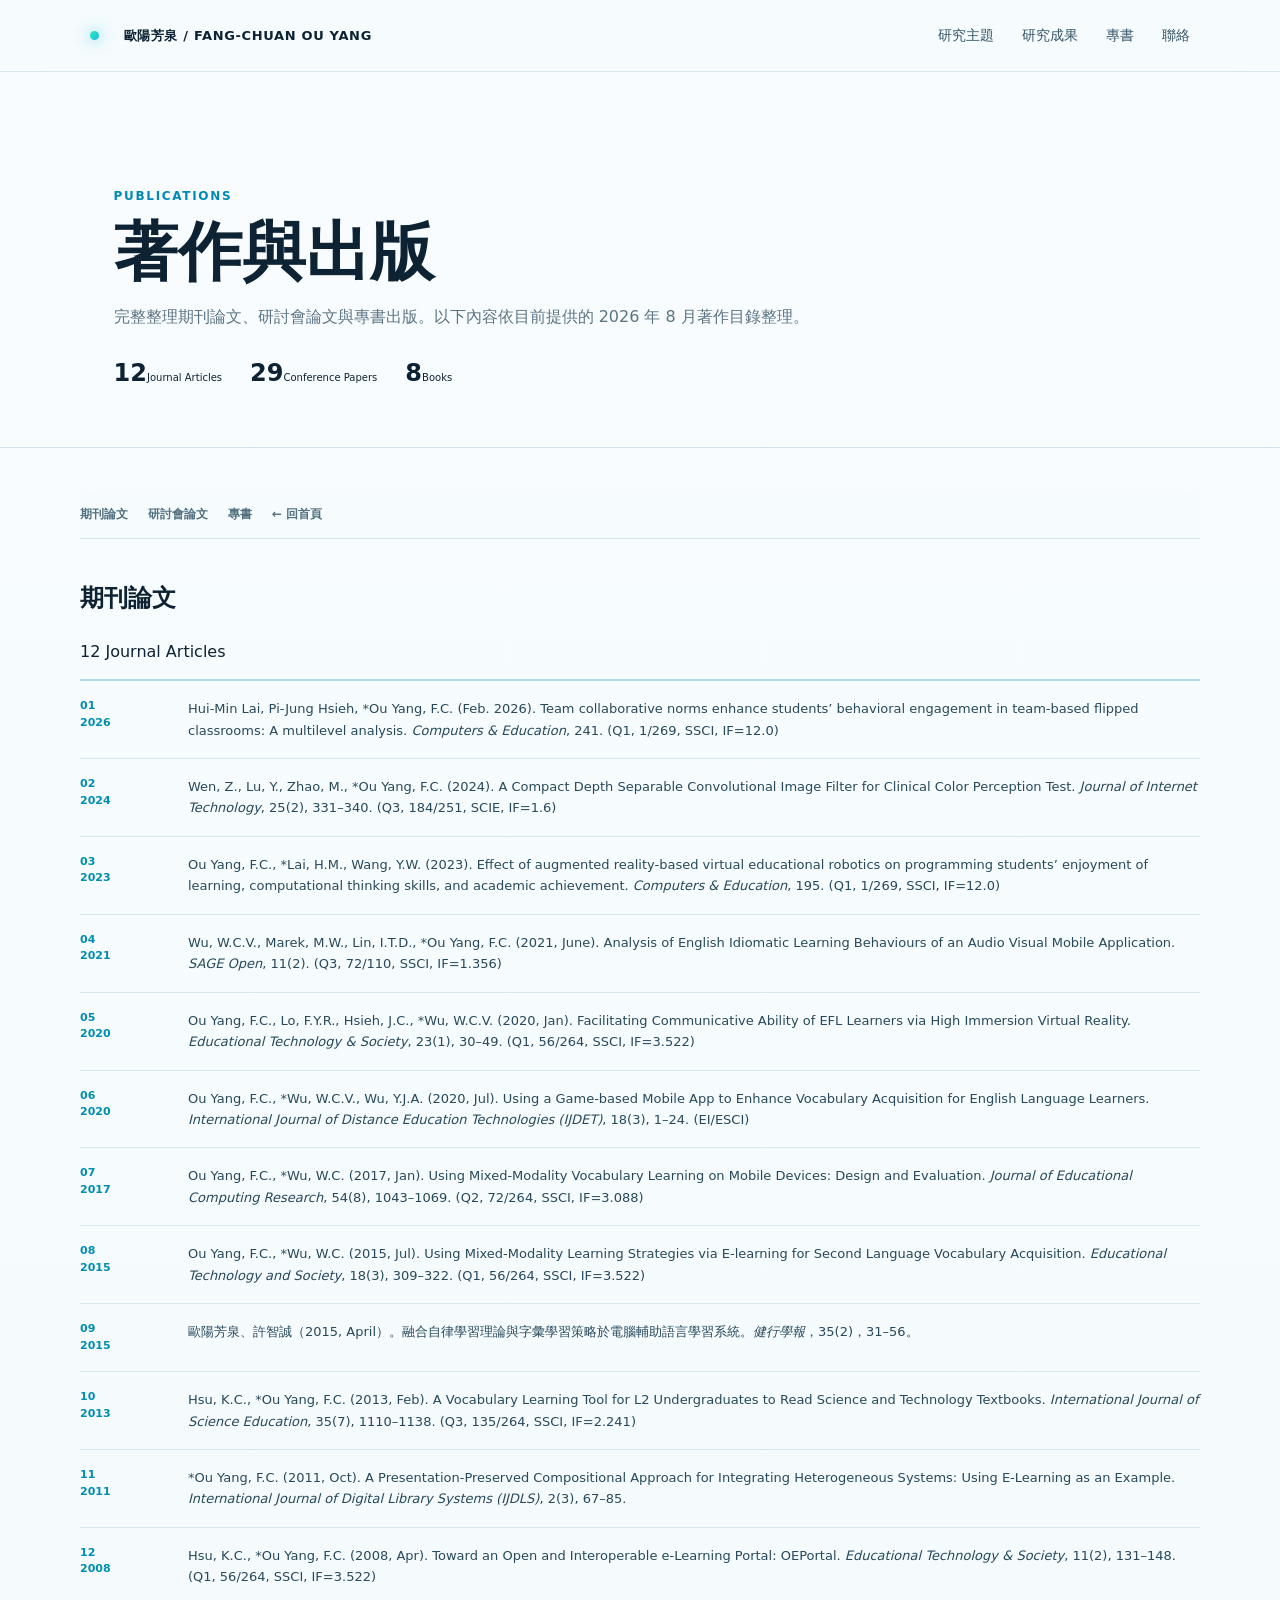
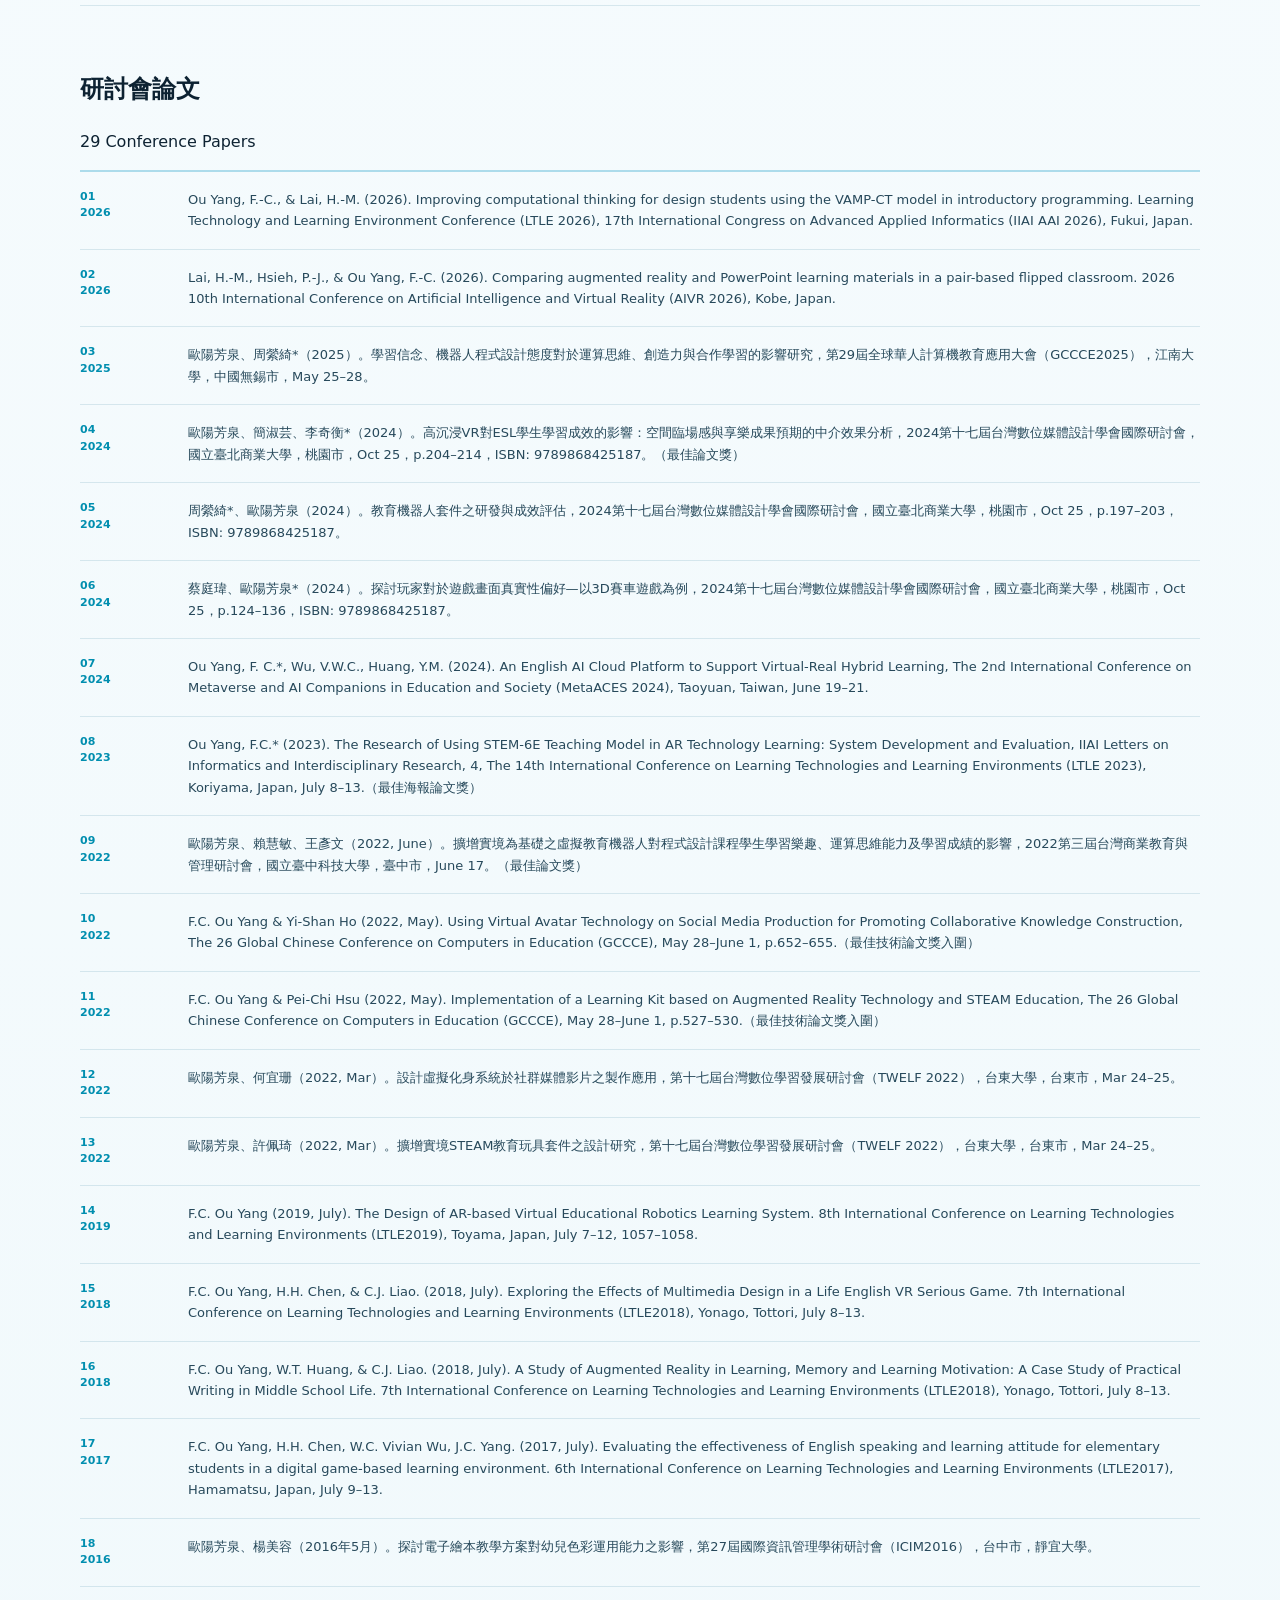
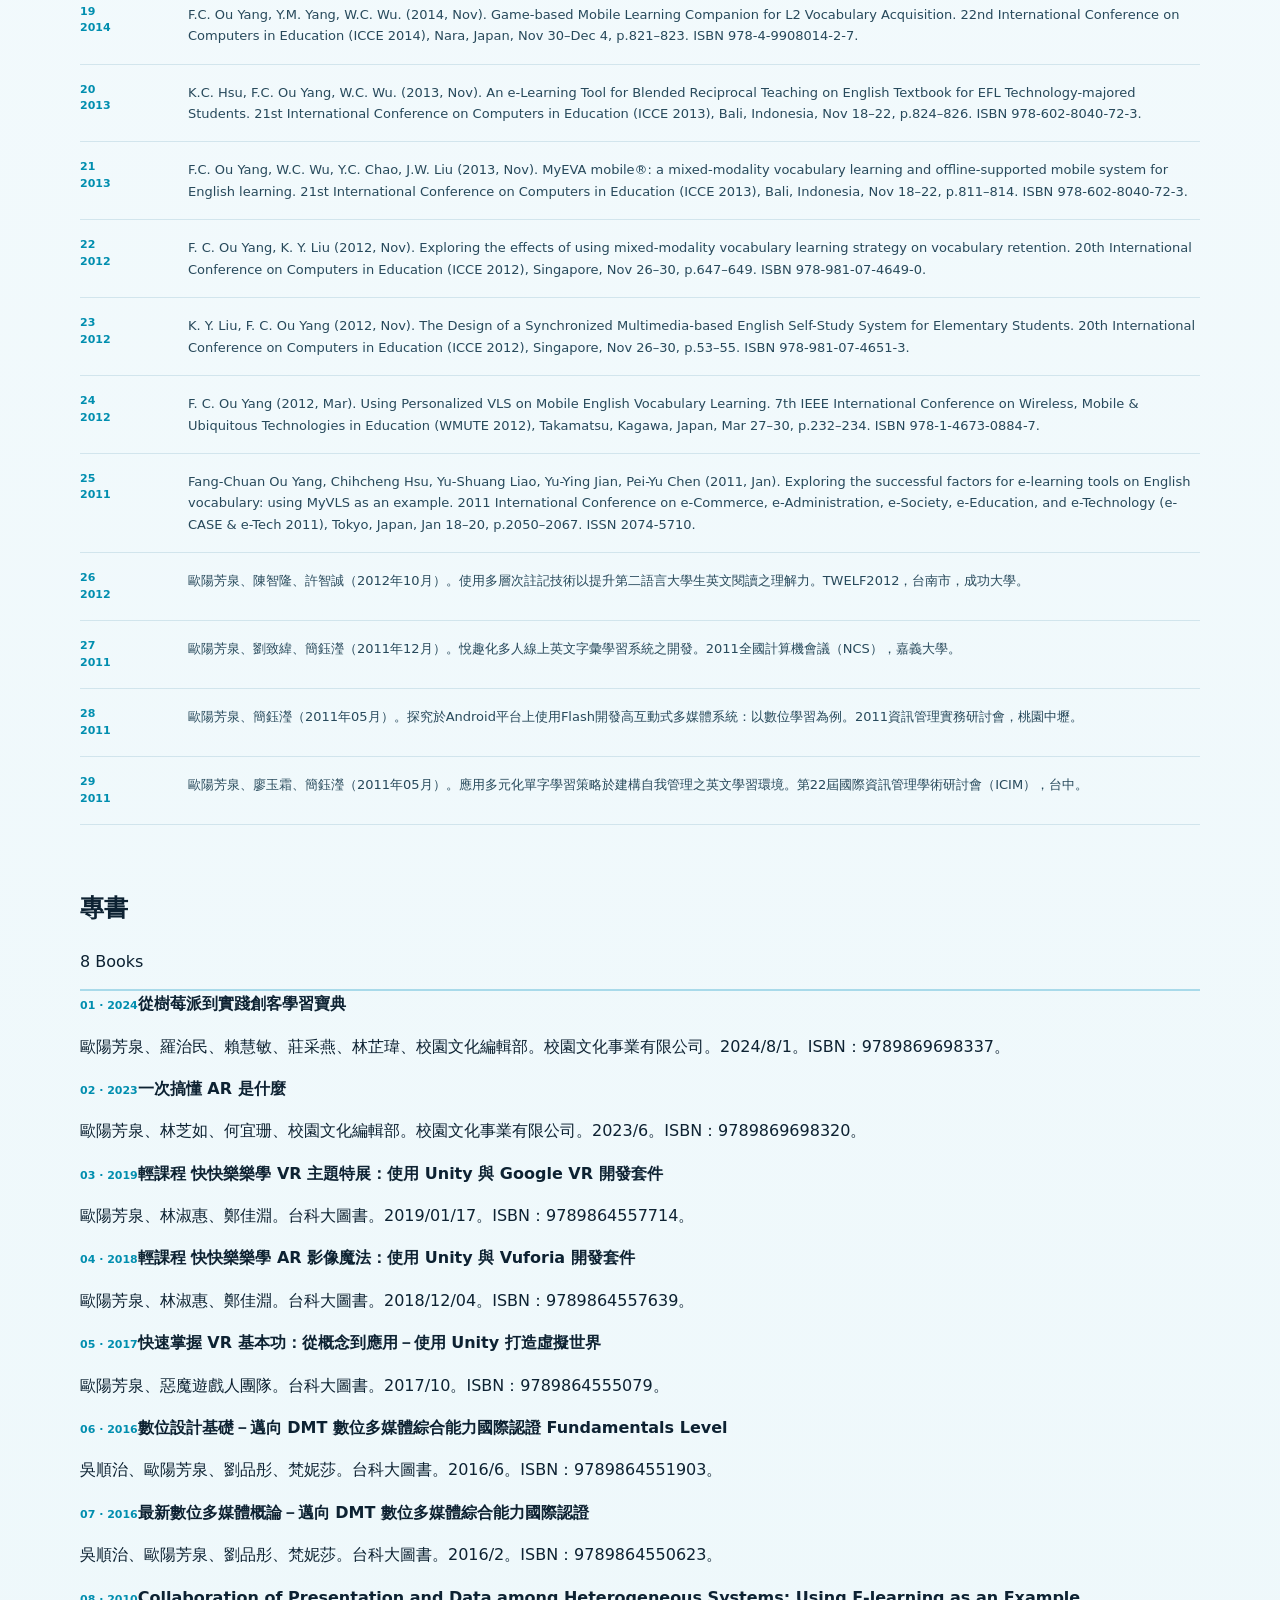
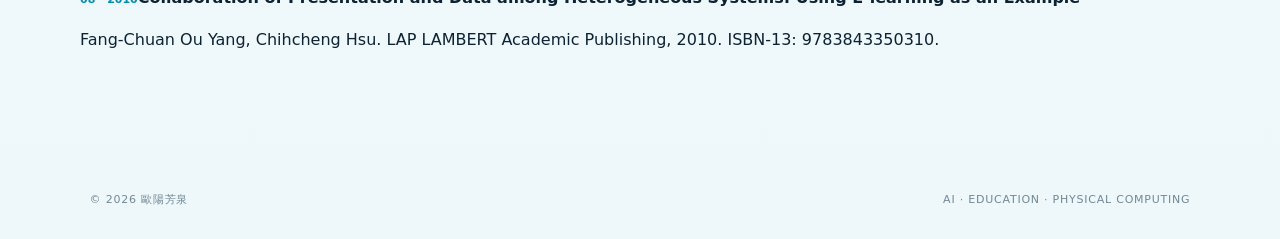
<file: publications.html>
<!doctype html>
<html lang="zh-Hant">
<head>
  <meta charset="utf-8">
  <meta name="viewport" content="width=device-width, initial-scale=1">
  <meta name="description" content="歐陽芳泉｜完整著作目錄：期刊論文、研討會論文與專書">
  <title>著作與出版｜歐陽芳泉</title>
  <link rel="stylesheet" href="styles.css">
  <link rel="stylesheet" href="styles-v1-6.css">
</head>
<body class="publications-page">
  <header class="site-header">
    <a class="brand" href="index.html" aria-label="回首頁"><span class="brand-dot"></span><span>歐陽芳泉 / RESEARCH SYSTEMS</span></a>
    <nav aria-label="主要導覽"><a href="index.html#research">研究主題</a><a href="index.html#projects">研究成果</a><a href="index.html#books">專書</a><a href="index.html#contact">聯絡</a></nav>
  </header>

  <section class="publications-hero">
    <div class="inner">
      <span class="section-kicker">PUBLICATIONS</span>
      <h1>著作與出版</h1>
      <p>完整整理期刊論文、研討會論文與專書出版。以下內容依目前提供的 2026 年 8 月著作目錄整理。</p>
      <div class="pub-summary" style="margin-top:28px">
        <div class="pub-stat"><strong>12</strong><span>Journal Articles</span></div>
        <div class="pub-stat"><strong>29</strong><span>Conference Papers</span></div>
        <div class="pub-stat"><strong>8</strong><span>Books</span></div>
      </div>
    </div>
  </section>

  <main class="publications-main">
    <nav class="pub-nav" aria-label="著作分類"><a href="#journals">期刊論文</a><a href="#conferences">研討會論文</a><a href="#books">專書</a><a href="index.html">← 回首頁</a></nav>

    <section class="pub-group" id="journals">
      <div class="pub-group-title"><h2>期刊論文</h2><span>12 Journal Articles</span></div>
      <div class="full-pub-list"><article class="full-pub-item"><div class="full-pub-no">01<br>2026</div><p>Hui-Min Lai, Pi-Jung Hsieh, *Ou Yang, F.C. (Feb. 2026). Team collaborative norms enhance students’ behavioral engagement in team-based flipped classrooms: A multilevel analysis. <em>Computers & Education</em>, 241. (Q1, 1/269, SSCI, IF=12.0)</p></article>
<article class="full-pub-item"><div class="full-pub-no">02<br>2024</div><p>Wen, Z., Lu, Y., Zhao, M., *Ou Yang, F.C. (2024). A Compact Depth Separable Convolutional Image Filter for Clinical Color Perception Test. <em>Journal of Internet Technology</em>, 25(2), 331–340. (Q3, 184/251, SCIE, IF=1.6)</p></article>
<article class="full-pub-item"><div class="full-pub-no">03<br>2023</div><p>Ou Yang, F.C., *Lai, H.M., Wang, Y.W. (2023). Effect of augmented reality-based virtual educational robotics on programming students’ enjoyment of learning, computational thinking skills, and academic achievement. <em>Computers & Education</em>, 195. (Q1, 1/269, SSCI, IF=12.0)</p></article>
<article class="full-pub-item"><div class="full-pub-no">04<br>2021</div><p>Wu, W.C.V., Marek, M.W., Lin, I.T.D., *Ou Yang, F.C. (2021, June). Analysis of English Idiomatic Learning Behaviours of an Audio Visual Mobile Application. <em>SAGE Open</em>, 11(2). (Q3, 72/110, SSCI, IF=1.356)</p></article>
<article class="full-pub-item"><div class="full-pub-no">05<br>2020</div><p>Ou Yang, F.C., Lo, F.Y.R., Hsieh, J.C., *Wu, W.C.V. (2020, Jan). Facilitating Communicative Ability of EFL Learners via High Immersion Virtual Reality. <em>Educational Technology & Society</em>, 23(1), 30–49. (Q1, 56/264, SSCI, IF=3.522)</p></article>
<article class="full-pub-item"><div class="full-pub-no">06<br>2020</div><p>Ou Yang, F.C., *Wu, W.C.V., Wu, Y.J.A. (2020, Jul). Using a Game-based Mobile App to Enhance Vocabulary Acquisition for English Language Learners. <em>International Journal of Distance Education Technologies (IJDET)</em>, 18(3), 1–24. (EI/ESCI)</p></article>
<article class="full-pub-item"><div class="full-pub-no">07<br>2017</div><p>Ou Yang, F.C., *Wu, W.C. (2017, Jan). Using Mixed-Modality Vocabulary Learning on Mobile Devices: Design and Evaluation. <em>Journal of Educational Computing Research</em>, 54(8), 1043–1069. (Q2, 72/264, SSCI, IF=3.088)</p></article>
<article class="full-pub-item"><div class="full-pub-no">08<br>2015</div><p>Ou Yang, F.C., *Wu, W.C. (2015, Jul). Using Mixed-Modality Learning Strategies via E-learning for Second Language Vocabulary Acquisition. <em>Educational Technology and Society</em>, 18(3), 309–322. (Q1, 56/264, SSCI, IF=3.522)</p></article>
<article class="full-pub-item"><div class="full-pub-no">09<br>2015</div><p>歐陽芳泉、許智誠（2015, April）。融合自律學習理論與字彙學習策略於電腦輔助語言學習系統。<em>健行學報</em>，35(2)，31–56。</p></article>
<article class="full-pub-item"><div class="full-pub-no">10<br>2013</div><p>Hsu, K.C., *Ou Yang, F.C. (2013, Feb). A Vocabulary Learning Tool for L2 Undergraduates to Read Science and Technology Textbooks. <em>International Journal of Science Education</em>, 35(7), 1110–1138. (Q3, 135/264, SSCI, IF=2.241)</p></article>
<article class="full-pub-item"><div class="full-pub-no">11<br>2011</div><p>*Ou Yang, F.C. (2011, Oct). A Presentation-Preserved Compositional Approach for Integrating Heterogeneous Systems: Using E-Learning as an Example. <em>International Journal of Digital Library Systems (IJDLS)</em>, 2(3), 67–85.</p></article>
<article class="full-pub-item"><div class="full-pub-no">12<br>2008</div><p>Hsu, K.C., *Ou Yang, F.C. (2008, Apr). Toward an Open and Interoperable e-Learning Portal: OEPortal. <em>Educational Technology & Society</em>, 11(2), 131–148. (Q1, 56/264, SSCI, IF=3.522)</p></article></div>
    </section>

    <section class="pub-group" id="conferences">
      <div class="pub-group-title"><h2>研討會論文</h2><span>29 Conference Papers</span></div>
      <div class="full-pub-list"><article class="full-pub-item"><div class="full-pub-no">01<br>2026</div><p>Ou Yang, F.-C., & Lai, H.-M. (2026). Improving computational thinking for design students using the VAMP-CT model in introductory programming. Learning Technology and Learning Environment Conference (LTLE 2026), 17th International Congress on Advanced Applied Informatics (IIAI AAI 2026), Fukui, Japan.</p></article>
<article class="full-pub-item"><div class="full-pub-no">02<br>2026</div><p>Lai, H.-M., Hsieh, P.-J., & Ou Yang, F.-C. (2026). Comparing augmented reality and PowerPoint learning materials in a pair-based flipped classroom. 2026 10th International Conference on Artificial Intelligence and Virtual Reality (AIVR 2026), Kobe, Japan.</p></article>
<article class="full-pub-item"><div class="full-pub-no">03<br>2025</div><p>歐陽芳泉、周縈綺*（2025）。學習信念、機器人程式設計態度對於運算思維、創造力與合作學習的影響研究，第29屆全球華人計算機教育應用大會（GCCCE2025），江南大學，中國無錫市，May 25–28。</p></article>
<article class="full-pub-item"><div class="full-pub-no">04<br>2024</div><p>歐陽芳泉、簡淑芸、李奇衡*（2024）。高沉浸VR對ESL學生學習成效的影響：空間臨場感與享樂成果預期的中介效果分析，2024第十七屆台灣數位媒體設計學會國際研討會，國立臺北商業大學，桃園市，Oct 25，p.204–214，ISBN: 9789868425187。（最佳論文獎）</p></article>
<article class="full-pub-item"><div class="full-pub-no">05<br>2024</div><p>周縈綺*、歐陽芳泉（2024）。教育機器人套件之研發與成效評估，2024第十七屆台灣數位媒體設計學會國際研討會，國立臺北商業大學，桃園市，Oct 25，p.197–203，ISBN: 9789868425187。</p></article>
<article class="full-pub-item"><div class="full-pub-no">06<br>2024</div><p>蔡庭瑋、歐陽芳泉*（2024）。探討玩家對於遊戲畫面真實性偏好—以3D賽車遊戲為例，2024第十七屆台灣數位媒體設計學會國際研討會，國立臺北商業大學，桃園市，Oct 25，p.124–136，ISBN: 9789868425187。</p></article>
<article class="full-pub-item"><div class="full-pub-no">07<br>2024</div><p>Ou Yang, F. C.*, Wu, V.W.C., Huang, Y.M. (2024). An English AI Cloud Platform to Support Virtual-Real Hybrid Learning, The 2nd International Conference on Metaverse and AI Companions in Education and Society (MetaACES 2024), Taoyuan, Taiwan, June 19–21.</p></article>
<article class="full-pub-item"><div class="full-pub-no">08<br>2023</div><p>Ou Yang, F.C.* (2023). The Research of Using STEM-6E Teaching Model in AR Technology Learning: System Development and Evaluation, IIAI Letters on Informatics and Interdisciplinary Research, 4, The 14th International Conference on Learning Technologies and Learning Environments (LTLE 2023), Koriyama, Japan, July 8–13.（最佳海報論文獎）</p></article>
<article class="full-pub-item"><div class="full-pub-no">09<br>2022</div><p>歐陽芳泉、賴慧敏、王彥文（2022, June）。擴增實境為基礎之虛擬教育機器人對程式設計課程學生學習樂趣、運算思維能力及學習成績的影響，2022第三屆台灣商業教育與管理研討會，國立臺中科技大學，臺中市，June 17。（最佳論文獎）</p></article>
<article class="full-pub-item"><div class="full-pub-no">10<br>2022</div><p>F.C. Ou Yang & Yi-Shan Ho (2022, May). Using Virtual Avatar Technology on Social Media Production for Promoting Collaborative Knowledge Construction, The 26 Global Chinese Conference on Computers in Education (GCCCE), May 28–June 1, p.652–655.（最佳技術論文獎入圍）</p></article>
<article class="full-pub-item"><div class="full-pub-no">11<br>2022</div><p>F.C. Ou Yang & Pei-Chi Hsu (2022, May). Implementation of a Learning Kit based on Augmented Reality Technology and STEAM Education, The 26 Global Chinese Conference on Computers in Education (GCCCE), May 28–June 1, p.527–530.（最佳技術論文獎入圍）</p></article>
<article class="full-pub-item"><div class="full-pub-no">12<br>2022</div><p>歐陽芳泉、何宜珊（2022, Mar）。設計虛擬化身系統於社群媒體影片之製作應用，第十七屆台灣數位學習發展研討會（TWELF 2022），台東大學，台東市，Mar 24–25。</p></article>
<article class="full-pub-item"><div class="full-pub-no">13<br>2022</div><p>歐陽芳泉、許佩琦（2022, Mar）。擴增實境STEAM教育玩具套件之設計研究，第十七屆台灣數位學習發展研討會（TWELF 2022），台東大學，台東市，Mar 24–25。</p></article>
<article class="full-pub-item"><div class="full-pub-no">14<br>2019</div><p>F.C. Ou Yang (2019, July). The Design of AR-based Virtual Educational Robotics Learning System. 8th International Conference on Learning Technologies and Learning Environments (LTLE2019), Toyama, Japan, July 7–12, 1057–1058.</p></article>
<article class="full-pub-item"><div class="full-pub-no">15<br>2018</div><p>F.C. Ou Yang, H.H. Chen, & C.J. Liao. (2018, July). Exploring the Effects of Multimedia Design in a Life English VR Serious Game. 7th International Conference on Learning Technologies and Learning Environments (LTLE2018), Yonago, Tottori, July 8–13.</p></article>
<article class="full-pub-item"><div class="full-pub-no">16<br>2018</div><p>F.C. Ou Yang, W.T. Huang, & C.J. Liao. (2018, July). A Study of Augmented Reality in Learning, Memory and Learning Motivation: A Case Study of Practical Writing in Middle School Life. 7th International Conference on Learning Technologies and Learning Environments (LTLE2018), Yonago, Tottori, July 8–13.</p></article>
<article class="full-pub-item"><div class="full-pub-no">17<br>2017</div><p>F.C. Ou Yang, H.H. Chen, W.C. Vivian Wu, J.C. Yang. (2017, July). Evaluating the effectiveness of English speaking and learning attitude for elementary students in a digital game-based learning environment. 6th International Conference on Learning Technologies and Learning Environments (LTLE2017), Hamamatsu, Japan, July 9–13.</p></article>
<article class="full-pub-item"><div class="full-pub-no">18<br>2016</div><p>歐陽芳泉、楊美容（2016年5月）。探討電子繪本教學方案對幼兒色彩運用能力之影響，第27屆國際資訊管理學術研討會（ICIM2016），台中市，靜宜大學。</p></article>
<article class="full-pub-item"><div class="full-pub-no">19<br>2014</div><p>F.C. Ou Yang, Y.M. Yang, W.C. Wu. (2014, Nov). Game-based Mobile Learning Companion for L2 Vocabulary Acquisition. 22nd International Conference on Computers in Education (ICCE 2014), Nara, Japan, Nov 30–Dec 4, p.821–823. ISBN 978-4-9908014-2-7.</p></article>
<article class="full-pub-item"><div class="full-pub-no">20<br>2013</div><p>K.C. Hsu, F.C. Ou Yang, W.C. Wu. (2013, Nov). An e-Learning Tool for Blended Reciprocal Teaching on English Textbook for EFL Technology-majored Students. 21st International Conference on Computers in Education (ICCE 2013), Bali, Indonesia, Nov 18–22, p.824–826. ISBN 978-602-8040-72-3.</p></article>
<article class="full-pub-item"><div class="full-pub-no">21<br>2013</div><p>F.C. Ou Yang, W.C. Wu, Y.C. Chao, J.W. Liu (2013, Nov). MyEVA mobile®: a mixed-modality vocabulary learning and offline-supported mobile system for English learning. 21st International Conference on Computers in Education (ICCE 2013), Bali, Indonesia, Nov 18–22, p.811–814. ISBN 978-602-8040-72-3.</p></article>
<article class="full-pub-item"><div class="full-pub-no">22<br>2012</div><p>F. C. Ou Yang, K. Y. Liu (2012, Nov). Exploring the effects of using mixed-modality vocabulary learning strategy on vocabulary retention. 20th International Conference on Computers in Education (ICCE 2012), Singapore, Nov 26–30, p.647–649. ISBN 978-981-07-4649-0.</p></article>
<article class="full-pub-item"><div class="full-pub-no">23<br>2012</div><p>K. Y. Liu, F. C. Ou Yang (2012, Nov). The Design of a Synchronized Multimedia-based English Self-Study System for Elementary Students. 20th International Conference on Computers in Education (ICCE 2012), Singapore, Nov 26–30, p.53–55. ISBN 978-981-07-4651-3.</p></article>
<article class="full-pub-item"><div class="full-pub-no">24<br>2012</div><p>F. C. Ou Yang (2012, Mar). Using Personalized VLS on Mobile English Vocabulary Learning. 7th IEEE International Conference on Wireless, Mobile & Ubiquitous Technologies in Education (WMUTE 2012), Takamatsu, Kagawa, Japan, Mar 27–30, p.232–234. ISBN 978-1-4673-0884-7.</p></article>
<article class="full-pub-item"><div class="full-pub-no">25<br>2011</div><p>Fang-Chuan Ou Yang, Chihcheng Hsu, Yu-Shuang Liao, Yu-Ying Jian, Pei-Yu Chen (2011, Jan). Exploring the successful factors for e-learning tools on English vocabulary: using MyVLS as an example. 2011 International Conference on e-Commerce, e-Administration, e-Society, e-Education, and e-Technology (e-CASE & e-Tech 2011), Tokyo, Japan, Jan 18–20, p.2050–2067. ISSN 2074-5710.</p></article>
<article class="full-pub-item"><div class="full-pub-no">26<br>2012</div><p>歐陽芳泉、陳智隆、許智誠（2012年10月）。使用多層次註記技術以提升第二語言大學生英文閱讀之理解力。TWELF2012，台南市，成功大學。</p></article>
<article class="full-pub-item"><div class="full-pub-no">27<br>2011</div><p>歐陽芳泉、劉致緯、簡鈺瀅（2011年12月）。悅趣化多人線上英文字彙學習系統之開發。2011全國計算機會議（NCS），嘉義大學。</p></article>
<article class="full-pub-item"><div class="full-pub-no">28<br>2011</div><p>歐陽芳泉、簡鈺瀅（2011年05月）。探究於Android平台上使用Flash開發高互動式多媒體系統：以數位學習為例。2011資訊管理實務研討會，桃園中壢。</p></article>
<article class="full-pub-item"><div class="full-pub-no">29<br>2011</div><p>歐陽芳泉、廖玉霜、簡鈺瀅（2011年05月）。應用多元化單字學習策略於建構自我管理之英文學習環境。第22屆國際資訊管理學術研討會（ICIM），台中。</p></article></div>
    </section>

    <section class="pub-group" id="books">
      <div class="pub-group-title"><h2>專書</h2><span>8 Books</span></div>
      <div class="books-text-list"><article class="book-text-item"><span class="full-pub-no">01 · 2024</span><strong>從樹莓派到實踐創客學習寶典</strong><p>歐陽芳泉、羅治民、賴慧敏、莊采燕、林芷瑋、校園文化編輯部。校園文化事業有限公司。2024/8/1。ISBN：9789869698337。</p></article>
<article class="book-text-item"><span class="full-pub-no">02 · 2023</span><strong>一次搞懂 AR 是什麼</strong><p>歐陽芳泉、林芝如、何宜珊、校園文化編輯部。校園文化事業有限公司。2023/6。ISBN：9789869698320。</p></article>
<article class="book-text-item"><span class="full-pub-no">03 · 2019</span><strong>輕課程 快快樂樂學 VR 主題特展：使用 Unity 與 Google VR 開發套件</strong><p>歐陽芳泉、林淑惠、鄭佳淵。台科大圖書。2019/01/17。ISBN：9789864557714。</p></article>
<article class="book-text-item"><span class="full-pub-no">04 · 2018</span><strong>輕課程 快快樂樂學 AR 影像魔法：使用 Unity 與 Vuforia 開發套件</strong><p>歐陽芳泉、林淑惠、鄭佳淵。台科大圖書。2018/12/04。ISBN：9789864557639。</p></article>
<article class="book-text-item"><span class="full-pub-no">05 · 2017</span><strong>快速掌握 VR 基本功：從概念到應用－使用 Unity 打造虛擬世界</strong><p>歐陽芳泉、惡魔遊戲人團隊。台科大圖書。2017/10。ISBN：9789864555079。</p></article>
<article class="book-text-item"><span class="full-pub-no">06 · 2016</span><strong>數位設計基礎－邁向 DMT 數位多媒體綜合能力國際認證 Fundamentals Level</strong><p>吳順治、歐陽芳泉、劉品彤、梵妮莎。台科大圖書。2016/6。ISBN：9789864551903。</p></article>
<article class="book-text-item"><span class="full-pub-no">07 · 2016</span><strong>最新數位多媒體概論－邁向 DMT 數位多媒體綜合能力國際認證</strong><p>吳順治、歐陽芳泉、劉品彤、梵妮莎。台科大圖書。2016/2。ISBN：9789864550623。</p></article>
<article class="book-text-item"><span class="full-pub-no">08 · 2010</span><strong>Collaboration of Presentation and Data among Heterogeneous Systems: Using E-learning as an Example</strong><p>Fang-Chuan Ou Yang, Chihcheng Hsu. LAP LAMBERT Academic Publishing, 2010. ISBN-13: 9783843350310.</p></article></div>
    </section>
  </main>

  <footer><span>© 2026 歐陽芳泉</span><span>AI · EDUCATION · PHYSICAL COMPUTING</span></footer>
</body>
</html>
</file>
<file: styles.css>
:root{
  --bg:#eef7fb;
  --ink:#0d2232;
  --muted:#526979;
  --line:rgba(23,108,144,.16);
  --cyan:#10bfe8;
  --cyan2:#2b8fff;
  --mint:#38e6b3;
  --violet:#776eff;
  --surface:rgba(255,255,255,.64);
  --surface-strong:rgba(255,255,255,.86);
  --shadow:0 24px 70px rgba(17,65,91,.12);
  --radius:22px;
}

*{box-sizing:border-box}
html{scroll-behavior:smooth}
body{
  margin:0;
  color:var(--ink);
  background:
    radial-gradient(circle at 85% 10%, rgba(80,179,255,.14), transparent 28%),
    radial-gradient(circle at 10% 65%, rgba(56,230,179,.10), transparent 30%),
    linear-gradient(180deg,#f7fbfd 0%,#eef7fb 100%);
  font-family:"Noto Sans TC","PingFang TC","Microsoft JhengHei","Heiti TC",system-ui,-apple-system,sans-serif;
  line-height:1.65;
}

a{color:inherit;text-decoration:none}
button{font:inherit}

.site-header{
  position:sticky;
  top:0;
  z-index:50;
  height:72px;
  padding:0 clamp(24px,7vw,108px);
  display:flex;
  align-items:center;
  justify-content:space-between;
  border-bottom:1px solid rgba(75,139,168,.18);
  background:rgba(246,251,253,.72);
  backdrop-filter:blur(18px) saturate(130%);
}

.brand{
  display:flex;
  align-items:center;
  gap:10px;
  font-size:13px;
  font-weight:800;
  letter-spacing:.05em;
}
.brand-dot{
  width:9px;height:9px;border-radius:50%;
  background:linear-gradient(135deg,var(--mint),var(--cyan));
  box-shadow:0 0 16px rgba(16,191,232,.8);
}
nav{display:flex;gap:28px;font-size:14px;color:#345466}
nav a{transition:.25s}
nav a:hover{color:#008cb4}

.hero{
  position:relative;
  overflow:hidden;
  min-height:760px;
  padding:clamp(76px,8vw,120px) clamp(24px,7vw,108px) 88px;
  background:
    linear-gradient(120deg,rgba(247,252,255,.96) 0%,rgba(236,248,254,.84) 38%,rgba(221,244,249,.62) 100%);
  border-bottom:1px solid var(--line);
}

#networkCanvas{
  position:absolute;
  inset:0;
  width:100%;
  height:100%;
  opacity:.72;
  pointer-events:none;
}

.hero-grid{
  position:absolute;inset:0;
  background-image:
    linear-gradient(rgba(28,151,194,.065) 1px,transparent 1px),
    linear-gradient(90deg,rgba(28,151,194,.065) 1px,transparent 1px);
  background-size:54px 54px;
  mask-image:linear-gradient(to right,transparent 0%,black 38%,black 100%);
  pointer-events:none;
}

.hero-glow{
  position:absolute;border-radius:50%;filter:blur(2px);pointer-events:none;
}
.hero-glow-a{
  width:430px;height:430px;right:-110px;top:50px;
  background:radial-gradient(circle,rgba(43,143,255,.18),rgba(43,143,255,0) 68%);
}
.hero-glow-b{
  width:360px;height:360px;right:19%;bottom:-130px;
  background:radial-gradient(circle,rgba(56,230,179,.16),rgba(56,230,179,0) 70%);
}

.hero-content{position:relative;z-index:2;max-width:1120px}
.eyebrow,.section-kicker{
  color:#0089b8;
  font-size:12px;
  font-weight:900;
  letter-spacing:.14em;
}
.hero h1{
  margin:16px 0 22px;
  max-width:900px;
  font-size:clamp(42px,5.4vw,78px);
  line-height:1.12;
  letter-spacing:-.035em;
  text-wrap:balance;
}
.hero-lead{
  max-width:820px;
  margin:0;
  font-size:clamp(17px,1.55vw,21px);
  color:#446172;
}

.hero-actions{
  display:flex;
  align-items:center;
  flex-wrap:wrap;
  gap:12px;
  margin:30px 0 44px;
}

.btn{
  min-height:44px;
  display:inline-flex;
  align-items:center;
  justify-content:center;
  padding:0 18px;
  border-radius:12px;
  font-size:14px;
  font-weight:800;
  transition:transform .2s,box-shadow .2s,background .2s;
}
.btn:hover{transform:translateY(-2px)}
.btn-primary{
  color:white;
  background:linear-gradient(135deg,#0c9dcc,#247dff);
  box-shadow:0 12px 28px rgba(36,125,255,.22);
}
.btn-secondary{
  border:1px solid rgba(23,108,144,.24);
  background:rgba(255,255,255,.7);
  backdrop-filter:blur(8px);
}
.motion-toggle{
  border:0;
  background:transparent;
  color:#607988;
  cursor:pointer;
  font-size:13px;
}

.system-map{
  max-width:1080px;
  padding:16px;
  border:1px solid rgba(17,150,197,.22);
  border-radius:20px;
  background:rgba(247,253,255,.68);
  box-shadow:0 22px 70px rgba(17,88,119,.10);
  backdrop-filter:blur(12px);
}
.map-head{
  display:flex;
  align-items:center;
  justify-content:space-between;
  gap:14px;
  margin-bottom:14px;
  color:#28728d;
  font-size:11px;
  font-weight:800;
  letter-spacing:.08em;
}
.map-head span{display:flex;gap:8px;align-items:center}
.map-head i{width:7px;height:7px;border-radius:50%;background:var(--mint);box-shadow:0 0 12px var(--mint)}
.map-head small{font-weight:500;letter-spacing:0;color:#6e8998}
.map-flow{display:flex;align-items:stretch;gap:10px}
.map-node{
  min-width:0;
  flex:1;
  padding:15px 14px;
  border:1px solid rgba(22,130,173,.18);
  border-radius:14px;
  background:rgba(255,255,255,.68);
}
.map-node strong{display:block;font-size:15px;margin:4px 0 2px}
.map-node small{display:block;color:#718793;font-size:11px}
.node-index{font-size:10px;font-weight:900;color:#00a5ca;letter-spacing:.1em}
.flow-arrow{align-self:center;color:#00a9d3;font-size:20px}
.map-tags{display:flex;gap:18px;flex-wrap:wrap;margin-top:12px}
.map-tags span{font-size:10px;color:#6f8794;letter-spacing:.08em;text-transform:uppercase}

.section{padding:90px clamp(24px,7vw,108px)}
.section-heading{max-width:1120px;margin:0 auto 34px}
.section-heading h2{font-size:clamp(30px,3vw,46px);line-height:1.2;margin:8px 0 0}
.section-heading.split{display:grid;grid-template-columns:.8fr 1.2fr;gap:70px;align-items:start}
.section-heading p{margin:0;color:var(--muted);font-size:17px}

.card-grid,.project-grid{
  max-width:1120px;
  margin:0 auto;
  display:grid;
  grid-template-columns:repeat(3,1fr);
  gap:18px;
}
.info-card,.project-card{
  position:relative;
  padding:26px;
  border:1px solid rgba(45,130,165,.16);
  border-radius:var(--radius);
  background:var(--surface);
  box-shadow:0 16px 50px rgba(25,88,114,.07);
  backdrop-filter:blur(10px);
  transition:transform .22s,box-shadow .22s,border-color .22s;
}
.info-card:hover,.project-card:hover{
  transform:translateY(-5px);
  box-shadow:var(--shadow);
  border-color:rgba(16,191,232,.34);
}
.info-card::before,.project-card::before{
  content:"";
  position:absolute;
  left:22px;right:22px;top:0;
  height:2px;
  background:linear-gradient(90deg,var(--cyan),var(--mint),transparent);
  opacity:.75;
}
.card-code,.project-type{
  color:#009bbd;
  font-size:10px;
  font-weight:900;
  letter-spacing:.12em;
}
.info-card h3,.project-card h3{font-size:21px;line-height:1.3;margin:10px 0}
.info-card p,.project-card p{font-size:14px;color:var(--muted);margin:0}
.project-card a{display:inline-block;margin-top:18px;color:#008fb9;font-size:13px;font-weight:900}

.systems{
  background:
    radial-gradient(circle at 88% 15%,rgba(119,110,255,.09),transparent 25%),
    linear-gradient(180deg,rgba(245,251,254,.76),rgba(234,247,250,.84));
  border-top:1px solid var(--line);
  border-bottom:1px solid var(--line);
}

.contact{padding-top:76px;padding-bottom:76px}
.contact-panel{
  max-width:1120px;margin:0 auto;
  display:flex;justify-content:space-between;align-items:end;gap:36px;
  padding:42px;
  border-radius:28px;
  color:white;
  background:
    radial-gradient(circle at 82% 20%,rgba(56,230,179,.20),transparent 26%),
    radial-gradient(circle at 16% 0%,rgba(43,143,255,.30),transparent 34%),
    linear-gradient(135deg,#123d58 0%,#0b283d 58%,#173459 100%);
  box-shadow:0 28px 80px rgba(17,65,91,.20);
}
.contact-panel .section-kicker{color:#5de6ff}
.contact-panel h2{font-size:clamp(28px,3vw,44px);line-height:1.25;margin:10px 0}
.contact-panel p{margin:0;color:#b9d0dc}
.contact-panel .btn{white-space:nowrap}

footer{
  min-height:78px;
  padding:0 clamp(24px,7vw,108px);
  display:flex;justify-content:space-between;align-items:center;
  color:#728896;font-size:11px;letter-spacing:.07em;
}

@media(max-width:820px){
  .site-header{padding:0 20px}
  nav{gap:14px} nav a:nth-child(2){display:none}
  .hero{padding-left:24px;padding-right:24px}
  .hero h1 br{display:none}
  .map-flow{display:grid;grid-template-columns:1fr}
  .flow-arrow{display:none}
  .map-head{align-items:flex-start;flex-direction:column}
  .section-heading.split{grid-template-columns:1fr;gap:18px}
  .card-grid,.project-grid{grid-template-columns:1fr}
  .contact-panel{align-items:flex-start;flex-direction:column}
  footer{padding:22px 24px;align-items:flex-start;gap:10px;flex-direction:column}
}
</file>
<file: styles-v1-1.css>
/* ===== v1.1 interaction & research-system polish ===== */

.hero::after{
  content:"";
  position:absolute;
  inset:auto 0 0 0;
  height:140px;
  background:linear-gradient(to bottom,transparent,rgba(235,247,251,.78));
  pointer-events:none;
}

.live-stack{
  max-width:1080px;
  margin:0 0 18px;
  padding:15px 16px 14px;
  border-radius:18px;
  border:1px solid rgba(21,141,186,.18);
  background:
    linear-gradient(135deg,rgba(255,255,255,.76),rgba(238,250,253,.58));
  box-shadow:0 15px 44px rgba(21,96,128,.08);
  backdrop-filter:blur(12px);
  overflow:hidden;
}
.live-stack-head{
  display:flex;
  justify-content:space-between;
  align-items:center;
  gap:16px;
  color:#28758e;
  font-size:10px;
  font-weight:900;
  letter-spacing:.11em;
}
.live-stack-head > span{display:flex;align-items:center;gap:8px}
.live-stack-head small{color:#76909d;font-weight:500;letter-spacing:.04em}
.status-pulse{
  width:7px;height:7px;border-radius:50%;
  background:var(--mint);
  box-shadow:0 0 0 0 rgba(56,230,179,.5);
  animation:statusPulse 2.2s ease-out infinite;
}
@keyframes statusPulse{
  0%{box-shadow:0 0 0 0 rgba(56,230,179,.5)}
  65%{box-shadow:0 0 0 8px rgba(56,230,179,0)}
  100%{box-shadow:0 0 0 0 rgba(56,230,179,0)}
}

.live-stack-body{
  margin-top:12px;
  display:grid;
  grid-template-columns:repeat(4,1fr);
  gap:10px;
}
.signal-rail{
  min-width:0;
  padding:10px 11px 11px;
  border-radius:12px;
  border:1px solid rgba(28,140,181,.12);
  background:rgba(255,255,255,.54);
}
.rail-label{
  display:block;
  color:#4a6f81;
  font-size:9px;
  font-weight:900;
  letter-spacing:.12em;
}
.rail-track{
  height:3px;
  margin-top:10px;
  position:relative;
  overflow:hidden;
  border-radius:999px;
  background:linear-gradient(90deg,rgba(16,191,232,.10),rgba(43,143,255,.16),rgba(56,230,179,.10));
}
.rail-track i{
  position:absolute;
  top:50%;
  width:18%;
  height:100%;
  border-radius:999px;
  transform:translate(-120%,-50%);
  background:linear-gradient(90deg,transparent,var(--cyan),var(--mint),transparent);
  filter:drop-shadow(0 0 5px rgba(16,191,232,.55));
  animation:railFlow 3.2s linear infinite;
}
.rail-track i:nth-child(2){animation-delay:1.05s}
.rail-track i:nth-child(3){animation-delay:2.1s}
@keyframes railFlow{
  to{transform:translate(700%,-50%)}
}

/* Moving ambient circuit traces behind the hero */
.hero-grid{
  animation:gridDrift 18s linear infinite;
}
@keyframes gridDrift{
  from{background-position:0 0,0 0}
  to{background-position:54px 54px,54px 54px}
}

.hero-glow-a{animation:glowFloatA 11s ease-in-out infinite alternate}
.hero-glow-b{animation:glowFloatB 13s ease-in-out infinite alternate}
@keyframes glowFloatA{
  to{transform:translate(-70px,45px) scale(1.12)}
}
@keyframes glowFloatB{
  to{transform:translate(80px,-45px) scale(.9)}
}

.reveal{
  opacity:0;
  transform:translateY(24px);
  transition:opacity .7s ease,transform .7s cubic-bezier(.2,.7,.2,1);
}
.reveal.in-view{
  opacity:1;
  transform:none;
}

.info-card:nth-child(2),.project-card:nth-child(2){transition-delay:.08s}
.info-card:nth-child(3),.project-card:nth-child(3){transition-delay:.16s}

.site-header.scrolled{
  box-shadow:0 10px 34px rgba(17,74,100,.08);
  background:rgba(248,252,254,.88);
}

nav a.active{
  color:#008fb9;
  font-weight:800;
}

@media(max-width:820px){
  .live-stack-body{grid-template-columns:repeat(2,1fr)}
}

@media(max-width:520px){
  .live-stack-body{grid-template-columns:1fr}
  .live-stack-head{align-items:flex-start;flex-direction:column}
}
</file>
<file: styles-v1-2.css>
/* ===== v1.2 forced visible motion ===== */
.motion-field{
  position:absolute;
  inset:0;
  overflow:hidden;
  pointer-events:none;
  z-index:1;
}

.orb{
  position:absolute;
  display:block;
  border-radius:50%;
  filter:blur(1px);
  mix-blend-mode:multiply;
}
.orb::after{
  content:"";
  position:absolute;
  inset:20%;
  border-radius:inherit;
  border:1px solid rgba(255,255,255,.52);
}
.orb-1{
  width:260px;height:260px;
  right:6%;top:13%;
  background:radial-gradient(circle at 35% 35%,rgba(255,255,255,.85),rgba(30,186,239,.34) 26%,rgba(43,143,255,.12) 60%,transparent 72%);
  animation:orbOne 7s ease-in-out infinite alternate;
}
.orb-2{
  width:180px;height:180px;
  right:28%;top:52%;
  background:radial-gradient(circle at 35% 35%,rgba(255,255,255,.75),rgba(56,230,179,.30) 28%,rgba(56,230,179,.06) 64%,transparent 75%);
  animation:orbTwo 9s ease-in-out infinite alternate;
}
.orb-3{
  width:110px;height:110px;
  right:42%;top:20%;
  background:radial-gradient(circle at 35% 35%,rgba(255,255,255,.78),rgba(119,110,255,.24) 28%,transparent 70%);
  animation:orbThree 6s ease-in-out infinite alternate;
}
@keyframes orbOne{
  0%{transform:translate(0,0) scale(.96) rotate(0)}
  100%{transform:translate(-120px,80px) scale(1.12) rotate(20deg)}
}
@keyframes orbTwo{
  0%{transform:translate(0,0) scale(1)}
  100%{transform:translate(95px,-72px) scale(.88)}
}
@keyframes orbThree{
  0%{transform:translate(0,0)}
  100%{transform:translate(-80px,105px)}
}

.data-streak{
  position:absolute;
  height:2px;
  width:360px;
  opacity:.55;
  background:linear-gradient(90deg,transparent,rgba(16,191,232,.2),rgba(16,191,232,.95),rgba(56,230,179,.7),transparent);
  filter:drop-shadow(0 0 6px rgba(16,191,232,.55));
  transform:rotate(-18deg);
}
.data-streak::after{
  content:"";
  position:absolute;
  right:20%;
  top:50%;
  width:7px;height:7px;
  border-radius:50%;
  transform:translateY(-50%);
  background:#35d9f4;
  box-shadow:0 0 14px rgba(16,191,232,.95);
}
.streak-1{
  top:21%;left:48%;
  animation:streakA 4.2s linear infinite;
}
.streak-2{
  top:48%;left:60%;
  opacity:.38;
  animation:streakB 5.6s linear infinite .8s;
}
.streak-3{
  top:69%;left:42%;
  opacity:.3;
  animation:streakC 6.4s linear infinite 1.7s;
}
@keyframes streakA{
  from{transform:translateX(-260px) rotate(-18deg);opacity:0}
  15%{opacity:.58}
  80%{opacity:.58}
  to{transform:translateX(520px) rotate(-18deg);opacity:0}
}
@keyframes streakB{
  from{transform:translateX(280px) rotate(12deg);opacity:0}
  18%{opacity:.42}
  80%{opacity:.42}
  to{transform:translateX(-650px) rotate(12deg);opacity:0}
}
@keyframes streakC{
  from{transform:translateX(-380px) rotate(-6deg);opacity:0}
  18%{opacity:.34}
  78%{opacity:.34}
  to{transform:translateX(650px) rotate(-6deg);opacity:0}
}

.scan-line{
  position:absolute;
  left:38%;
  right:0;
  height:120px;
  background:linear-gradient(to bottom,transparent,rgba(37,167,222,.07),rgba(37,167,222,.16),transparent);
  filter:blur(.2px);
  animation:scanDown 6.8s linear infinite;
}
@keyframes scanDown{
  from{top:-140px}
  to{top:100%}
}

/* Make the hero itself breathe slightly */
.hero{
  background-size:140% 140%;
  animation:heroGradient 12s ease-in-out infinite alternate;
}
@keyframes heroGradient{
  0%{background-position:0% 30%}
  100%{background-position:100% 70%}
}
</file>
<file: styles-v1-3.css>
/* ===== v1.3 motion fix =====
   Demo mode intentionally ignores OS "reduce motion".
   User can pause using the on-page button instead.
*/
.motion-demo-indicator{
  display:inline-flex;
  align-items:center;
  gap:8px;
  margin-left:2px;
  color:#4f7385;
  font-size:11px;
  letter-spacing:.05em;
}
.motion-demo-indicator::before{
  content:"";
  width:7px;height:7px;border-radius:50%;
  background:#22d6a5;
  box-shadow:0 0 10px rgba(34,214,165,.85);
  animation:motionHeartbeat 1s ease-in-out infinite alternate;
}
@keyframes motionHeartbeat{
  from{transform:scale(.72);opacity:.45}
  to{transform:scale(1.28);opacity:1}
}

/* Pause everything only when the user explicitly presses the pause button */
body.motion-paused .motion-field *,
body.motion-paused .hero-grid,
body.motion-paused .hero-glow,
body.motion-paused .status-pulse,
body.motion-paused .rail-track i,
body.motion-paused .hero,
body.motion-paused .motion-demo-indicator::before{
  animation-play-state:paused !important;
}
</file>
<file: styles-v1-4.css>
/* ===== v1.4 portrait hero ===== */

.hero{
  min-height:880px;
}

.hero-content{
  max-width:1220px;
  margin:0 auto;
}

.hero-main{
  display:grid;
  grid-template-columns:minmax(0,1.18fr) minmax(360px,.82fr);
  gap:54px;
  align-items:center;
  margin-bottom:42px;
}

.hero-copy{
  min-width:0;
}

.hero h1{
  max-width:760px;
  font-size:clamp(42px,4.75vw,72px);
}

.hero-lead{
  max-width:760px;
}

.identity-line{
  margin-top:28px;
  display:flex;
  align-items:baseline;
  gap:14px;
  flex-wrap:wrap;
  color:#698493;
}
.identity-line strong{
  color:#17384b;
  font-size:16px;
  letter-spacing:.02em;
}
.identity-line span{
  font-size:13px;
}

.portrait-stage{
  position:relative;
  min-height:590px;
  display:flex;
  align-items:center;
  justify-content:center;
}

.portrait-tech-frame{
  position:relative;
  width:min(100%,430px);
  height:570px;
  filter:drop-shadow(0 28px 54px rgba(25,79,107,.17));
}

.portrait-glow{
  position:absolute;
  inset:5% -10% -3% 5%;
  border-radius:48% 52% 46% 54%;
  background:
    radial-gradient(circle at 45% 32%,rgba(255,255,255,.82),transparent 24%),
    radial-gradient(circle at 60% 40%,rgba(38,172,244,.28),transparent 44%),
    radial-gradient(circle at 43% 70%,rgba(56,230,179,.17),transparent 46%);
  filter:blur(18px);
  animation:portraitGlow 6.4s ease-in-out infinite alternate;
}
@keyframes portraitGlow{
  from{transform:scale(.96) translate(8px,10px);opacity:.72}
  to{transform:scale(1.06) translate(-8px,-6px);opacity:1}
}

.portrait-card{
  position:absolute;
  inset:20px 26px 24px 26px;
  margin:0;
  overflow:hidden;
  border-radius:32px;
  border:1px solid rgba(80,151,182,.25);
  background:rgba(255,255,255,.66);
  box-shadow:
    inset 0 1px 0 rgba(255,255,255,.7),
    0 26px 70px rgba(14,76,108,.14);
  backdrop-filter:blur(10px);
}

.portrait-card::before{
  content:"";
  position:absolute;
  inset:0;
  z-index:2;
  pointer-events:none;
  background:
    linear-gradient(to top,rgba(7,40,59,.72) 0%,rgba(7,40,59,.12) 23%,transparent 44%),
    linear-gradient(135deg,rgba(255,255,255,.08),transparent 45%);
}

.portrait-card img{
  position:absolute;
  inset:0;
  width:100%;
  height:100%;
  object-fit:cover;
  object-position:50% 29%;
  transform:scale(1.02);
}

.portrait-card figcaption{
  position:absolute;
  z-index:3;
  left:22px;
  right:22px;
  bottom:20px;
  color:white;
}
.portrait-card figcaption strong{
  display:block;
  margin-top:6px;
  font-size:24px;
  line-height:1.2;
}
.portrait-card figcaption small{
  display:block;
  margin-top:3px;
  color:#d4e8f1;
  font-size:10px;
  letter-spacing:.04em;
}
.portrait-status{
  display:flex;
  align-items:center;
  gap:8px;
  font-size:9px;
  font-weight:900;
  letter-spacing:.12em;
  color:#7fefff;
}
.portrait-status i{
  width:6px;height:6px;border-radius:50%;
  background:#36e9b3;
  box-shadow:0 0 11px rgba(54,233,179,.9);
  animation:motionHeartbeat 1s ease-in-out infinite alternate;
}

.corner{
  position:absolute;
  width:32px;
  height:32px;
  z-index:5;
  opacity:.78;
}
.corner::before,.corner::after{
  content:"";
  position:absolute;
  background:#24bfe6;
  box-shadow:0 0 12px rgba(36,191,230,.28);
}
.corner::before{width:100%;height:1px}
.corner::after{width:1px;height:100%}
.corner-tl{left:8px;top:4px}
.corner-tr{right:8px;top:4px;transform:rotate(90deg)}
.corner-br{right:8px;bottom:8px;transform:rotate(180deg)}
.corner-bl{left:8px;bottom:8px;transform:rotate(270deg)}

.tech-chip{
  position:absolute;
  z-index:6;
  padding:7px 10px;
  border:1px solid rgba(18,161,207,.22);
  border-radius:999px;
  background:rgba(248,253,255,.76);
  color:#29768f;
  font-size:8px;
  font-weight:900;
  letter-spacing:.12em;
  box-shadow:0 10px 28px rgba(23,91,119,.08);
  backdrop-filter:blur(8px);
}
.chip-a{
  top:68px;
  left:-10px;
  animation:chipFloatA 5s ease-in-out infinite alternate;
}
.chip-b{
  top:215px;
  right:-15px;
  animation:chipFloatB 5.8s ease-in-out infinite alternate;
}
.chip-c{
  bottom:82px;
  left:-18px;
  animation:chipFloatC 6.4s ease-in-out infinite alternate;
}
@keyframes chipFloatA{to{transform:translate(16px,-12px)}}
@keyframes chipFloatB{to{transform:translate(-12px,18px)}}
@keyframes chipFloatC{to{transform:translate(18px,10px)}}

.portrait-data-line{
  position:absolute;
  z-index:4;
  height:1px;
  overflow:visible;
  opacity:.65;
  background:linear-gradient(90deg,transparent,#11c1e8,#43e7b5,transparent);
  filter:drop-shadow(0 0 4px rgba(17,193,232,.55));
}
.portrait-data-line::after{
  content:"";
  position:absolute;
  top:50%;
  width:6px;height:6px;
  border-radius:50%;
  transform:translate(-50%,-50%);
  background:#2bd6f4;
  box-shadow:0 0 12px rgba(43,214,244,.9);
  animation:portraitPulse 3.4s linear infinite;
}
.line-a{
  width:190px;
  top:130px;
  right:-44px;
  transform:rotate(-14deg);
}
.line-b{
  width:145px;
  top:340px;
  left:-52px;
  transform:rotate(12deg);
}
.line-c{
  width:170px;
  bottom:102px;
  right:-50px;
  transform:rotate(8deg);
}
.line-b::after{animation-delay:1.1s}
.line-c::after{animation-delay:2.1s}
@keyframes portraitPulse{
  from{left:0%}
  to{left:100%}
}

body.motion-paused .portrait-glow,
body.motion-paused .tech-chip,
body.motion-paused .portrait-data-line::after,
body.motion-paused .portrait-status i{
  animation-play-state:paused !important;
}

@media(max-width:980px){
  .hero-main{
    grid-template-columns:1fr;
    gap:20px;
  }
  .portrait-stage{
    min-height:500px;
    order:2;
  }
  .portrait-tech-frame{
    height:490px;
    width:min(90%,390px);
  }
}

@media(max-width:620px){
  .hero{
    padding-top:64px;
  }
  .portrait-stage{
    min-height:440px;
  }
  .portrait-tech-frame{
    height:430px;
    width:min(94%,340px);
  }
  .portrait-card{
    inset:18px 20px 22px;
    border-radius:26px;
  }
  .tech-chip{
    font-size:7px;
  }
  .hero-main{
    margin-bottom:30px;
  }
}
</file>
<file: styles-v1-5.css>
/* ===== v1.5 smaller portrait balance ===== */

.hero-main{
  grid-template-columns:minmax(0,1.48fr) minmax(260px,.52fr);
  gap:42px;
  align-items:start;
}

.portrait-stage{
  min-height:430px;
  align-items:flex-start;
  padding-top:22px;
}

.portrait-tech-frame{
  width:min(100%,310px);
  height:410px;
  margin-left:auto;
}

.portrait-card{
  inset:18px 20px 22px 20px;
  border-radius:26px;
}

.portrait-card img{
  object-position:50% 27%;
  transform:scale(1.01);
}

.portrait-card figcaption{
  left:17px;
  right:17px;
  bottom:16px;
}

.portrait-card figcaption strong{
  font-size:19px;
}

.portrait-card figcaption small{
  font-size:8px;
}

.tech-chip{
  padding:6px 8px;
  font-size:7px;
  opacity:.86;
}

.chip-a{
  top:58px;
  left:-12px;
}

.chip-b{
  top:175px;
  right:-18px;
}

.chip-c{
  bottom:66px;
  left:-18px;
}

.line-a{
  width:140px;
  top:112px;
  right:-34px;
}
.line-b{
  width:110px;
  top:248px;
  left:-36px;
}
.line-c{
  width:125px;
  bottom:82px;
  right:-38px;
}

.portrait-glow{
  inset:8% -8% 2% 7%;
  opacity:.75;
}

.hero h1{
  max-width:820px;
  font-size:clamp(44px,5.05vw,76px);
}

.hero-lead{
  max-width:820px;
}

@media(max-width:980px){
  .hero-main{
    grid-template-columns:1fr;
  }

  .portrait-stage{
    min-height:360px;
    justify-content:flex-start;
    padding-top:6px;
  }

  .portrait-tech-frame{
    width:min(82%,300px);
    height:390px;
    margin-left:0;
  }
}

@media(max-width:620px){
  .portrait-stage{
    min-height:330px;
  }

  .portrait-tech-frame{
    width:min(78%,270px);
    height:350px;
  }
}
</file>
<file: styles-v2.css>
/* ===== v2.0 multi-page / list-first layout ===== */
:root{--v2max:1120px}

/* Shared bilingual personal brand */
.site-header .brand > span:last-child{font-size:0}
.site-header .brand > span:last-child::after{content:"歐陽芳泉 / FANG-CHUAN OU YANG";font-size:13px;font-weight:800;letter-spacing:.05em}

/* Homepage: convert content cards to editorial rows */
.section{padding-top:72px;padding-bottom:72px}
.card-grid.plain-list,.project-grid.plain-list{
  display:block;
  max-width:var(--v2max);
  margin:0 auto;
}
.info-card.plain-row,.project-card.plain-row{
  display:grid;
  grid-template-columns:110px minmax(0,1fr);
  column-gap:24px;
  min-height:0;
  padding:22px 4px;
  border:0;
  border-top:1px solid rgba(23,108,144,.16);
  border-radius:0;
  background:transparent;
  box-shadow:none;
  backdrop-filter:none;
  transform:none!important;
}
.info-card.plain-row:last-child,.project-card.plain-row:last-child{border-bottom:1px solid rgba(23,108,144,.16)}
.info-card.plain-row::before,.project-card.plain-row::before{display:none}
.info-card.plain-row .card-code,.project-card.plain-row .project-type{grid-row:1 / span 2;align-self:start;margin-top:5px}
.info-card.plain-row h3,.project-card.plain-row h3{margin:0 0 6px;font-size:20px}
.info-card.plain-row p,.project-card.plain-row p{margin:0;max-width:780px;font-size:14px}
.project-card.plain-row a{margin-top:9px;color:#008fb9;font-size:12px}

/* Homepage directory */
.v2-directory{
  padding:78px clamp(24px,7vw,108px);
  border-top:1px solid rgba(23,108,144,.16);
  background:linear-gradient(180deg,rgba(248,252,254,.82),rgba(237,248,251,.9));
}
.v2-wrap{width:min(var(--v2max),100%);margin:0 auto}
.v2-section-head{display:grid;grid-template-columns:.7fr 1.3fr;gap:34px 60px;align-items:end;margin-bottom:28px}
.v2-section-head .section-kicker{grid-column:1}
.v2-section-head h2{grid-column:1;margin:6px 0 0;font-size:clamp(30px,3vw,46px);line-height:1.15}
.v2-section-head p{grid-column:2;grid-row:1 / span 2;margin:0;color:#5e7787;font-size:16px}
.directory-list{border-top:1px solid rgba(23,108,144,.18)}
.directory-row{
  display:grid;
  grid-template-columns:70px 1fr 40px;
  gap:16px;
  align-items:center;
  padding:22px 0;
  border-bottom:1px solid rgba(23,108,144,.18);
  transition:padding .2s,color .2s;
}
.directory-row:hover{padding-left:9px;color:#008eaf}
.directory-code{font-size:11px;font-weight:900;letter-spacing:.12em;color:#00a0c3}
.directory-row strong{display:block;font-size:18px;color:#17384b}
.directory-row small{display:block;margin-top:4px;color:#6c8492;font-size:12px}
.directory-arrow{justify-self:end;font-size:20px;color:#00a2c9}
.current-line{display:flex;align-items:center;gap:12px;flex-wrap:wrap;margin-top:30px;padding-top:20px;color:#637d8c;font-size:12px}
.current-line strong{color:#16394c;font-size:14px}
.current-dot{width:7px;height:7px;border-radius:50%;background:#38e6b3;box-shadow:0 0 12px rgba(56,230,179,.7)}

/* Shared subpage shell */
.content-page{min-height:100vh;background:linear-gradient(180deg,#f8fcfe 0%,#eef8fb 100%)}
.page-hero{padding:112px clamp(24px,7vw,108px) 54px;border-bottom:1px solid rgba(23,108,144,.16)}
.page-inner{width:min(var(--v2max),100%);margin:0 auto}
.page-hero h1{margin:10px 0 14px;font-size:clamp(42px,5vw,70px);line-height:1.08}
.page-hero p{max-width:790px;margin:0;color:#5b7483;font-size:17px}
.page-main{padding:44px clamp(24px,7vw,108px) 92px}
.page-nav{position:sticky;top:80px;z-index:12;display:flex;gap:20px;flex-wrap:wrap;padding:13px 0;margin-bottom:42px;border-bottom:1px solid rgba(23,108,144,.16);background:rgba(245,251,253,.88);backdrop-filter:blur(12px)}
.page-nav a{font-size:12px;font-weight:800;color:#527080}.page-nav a:hover{color:#008eaf}
.list-group{scroll-margin-top:140px;margin-top:64px}.list-group:first-of-type{margin-top:0}
.list-group-head{display:flex;justify-content:space-between;align-items:end;gap:20px;padding-bottom:14px;border-bottom:2px solid rgba(20,153,196,.32)}
.list-group-head h2{margin:0;font-size:30px}.list-group-head span{color:#718794;font-size:12px}
.record-list{margin:0;padding:0;list-style:none}
.record{
  display:grid;
  grid-template-columns:100px 150px minmax(0,1fr);
  gap:18px;
  padding:18px 0;
  border-bottom:1px solid rgba(23,108,144,.14);
}
.record-year{font-weight:900;color:#008dab;font-size:14px}.record-meta{color:#657f8e;font-size:12px;line-height:1.65}.record-main strong{display:block;font-size:15px;line-height:1.55;color:#17384b}.record-main small{display:block;margin-top:5px;color:#728895;font-size:11px;line-height:1.55}
.note-line{margin-top:18px;color:#78909d;font-size:11px}

/* About page */
.profile-list{border-top:1px solid rgba(23,108,144,.16)}
.profile-row{display:grid;grid-template-columns:190px 1fr;gap:24px;padding:18px 0;border-bottom:1px solid rgba(23,108,144,.16)}
.profile-row dt{font-size:12px;font-weight:900;color:#008cae}.profile-row dd{margin:0;color:#27495b;line-height:1.7}
.profile-row dd strong{color:#102f42}

/* Publications page overrides: deliberately list-like, no cards */
.publications-page{background:linear-gradient(180deg,#f8fcfe,#eef8fb)}
.publications-hero{padding:110px clamp(24px,7vw,108px) 54px;border-bottom:1px solid rgba(23,108,144,.16)}
.publications-hero .inner,.publications-main{width:min(var(--v2max),calc(100% - 48px));margin:0 auto}
.publications-hero h1{margin:10px 0 14px;font-size:clamp(42px,5vw,70px);line-height:1.08}.publications-hero p{max-width:760px;color:#5b7483}
.pub-summary{display:flex!important;gap:28px!important;margin-top:24px!important;margin-bottom:0!important}.pub-stat{padding:0!important;border:0!important;background:transparent!important;border-radius:0!important}.pub-stat strong{font-size:24px!important}.pub-stat span{font-size:10px!important}
.publications-main{padding:44px 0 92px}.pub-nav{position:sticky;top:80px;z-index:10;display:flex;gap:20px;flex-wrap:wrap;margin-bottom:40px;padding:13px 0;border:0;border-bottom:1px solid rgba(23,108,144,.16);border-radius:0;background:rgba(245,251,253,.9);backdrop-filter:blur(12px)}.pub-nav a{padding:0!important;background:none!important;font-size:12px;font-weight:800;color:#527080}
.pub-group{margin-top:64px}.pub-group:first-of-type{margin-top:0}.pub-group-title{padding-bottom:14px;margin-bottom:0!important;border-bottom:2px solid rgba(20,153,196,.32)}
.full-pub-list{display:block!important}.full-pub-item{display:grid!important;grid-template-columns:88px 1fr!important;gap:20px!important;padding:17px 0!important;border:0!important;border-bottom:1px solid rgba(23,108,144,.14)!important;border-radius:0!important;background:transparent!important;box-shadow:none!important}.full-pub-no{color:#008eaf!important;font-size:11px!important;font-weight:900!important;line-height:1.5!important}.full-pub-item p{margin:0!important;color:#27495b!important;font-size:13px!important;line-height:1.65!important}
.book-full-list{display:block!important}.book-full-item{display:grid!important;grid-template-columns:88px 1fr!important;gap:20px!important;padding:17px 0!important;border:0!important;border-bottom:1px solid rgba(23,108,144,.14)!important;border-radius:0!important;background:transparent!important}.book-full-item h3{margin:0 0 5px!important;font-size:15px!important}.book-full-item p{margin:0!important;font-size:12px!important;color:#647f8e!important}.book-full-item>span{color:#008eaf;font-size:11px;font-weight:900}

/* Localized research stack */
.live-stack-head > span{font-size:0}
.live-stack-head > span::after{content:"研究系統架構";font-size:11px;font-weight:900;letter-spacing:.08em}
.live-stack-head > span .status-pulse{font-size:initial}
.live-stack-head > small{font-size:0}
.live-stack-head > small::after{content:"學習者 × 人工智慧 × 執行環境 × 硬體";font-size:9px;letter-spacing:.04em}
.live-stack .rail-label{font-size:0}
.live-stack .signal-rail:nth-child(1) .rail-label::after{content:"學習者";font-size:10px}
.live-stack .signal-rail:nth-child(2) .rail-label::after{content:"人工智慧";font-size:10px}
.live-stack .signal-rail:nth-child(3) .rail-label::after{content:"執行環境";font-size:10px}
.live-stack .signal-rail:nth-child(4) .rail-label::after{content:"硬體";font-size:10px}

@media(max-width:820px){
  .v2-section-head{grid-template-columns:1fr;gap:10px}.v2-section-head p{grid-column:1;grid-row:auto}
  .record{grid-template-columns:70px 1fr}.record-meta{grid-column:2}.record-main{grid-column:2}
  .profile-row{grid-template-columns:1fr;gap:5px}
  .site-header nav{gap:12px}.site-header nav a:nth-child(2),.site-header nav a:nth-child(3){display:none}
}
@media(max-width:560px){
  .directory-row{grid-template-columns:44px 1fr 24px}
  .info-card.plain-row,.project-card.plain-row{grid-template-columns:1fr;gap:5px}.info-card.plain-row .card-code,.project-card.plain-row .project-type{grid-row:auto}
  .pub-summary{gap:16px!important;flex-wrap:wrap}.full-pub-item{grid-template-columns:58px 1fr!important}
}
</file>
<file: styles-v1-6.css>
/* v1.6 compatibility shim: v2.0 now owns the multi-page list-first layout. */
@import url('styles-v2.css');
</file>
